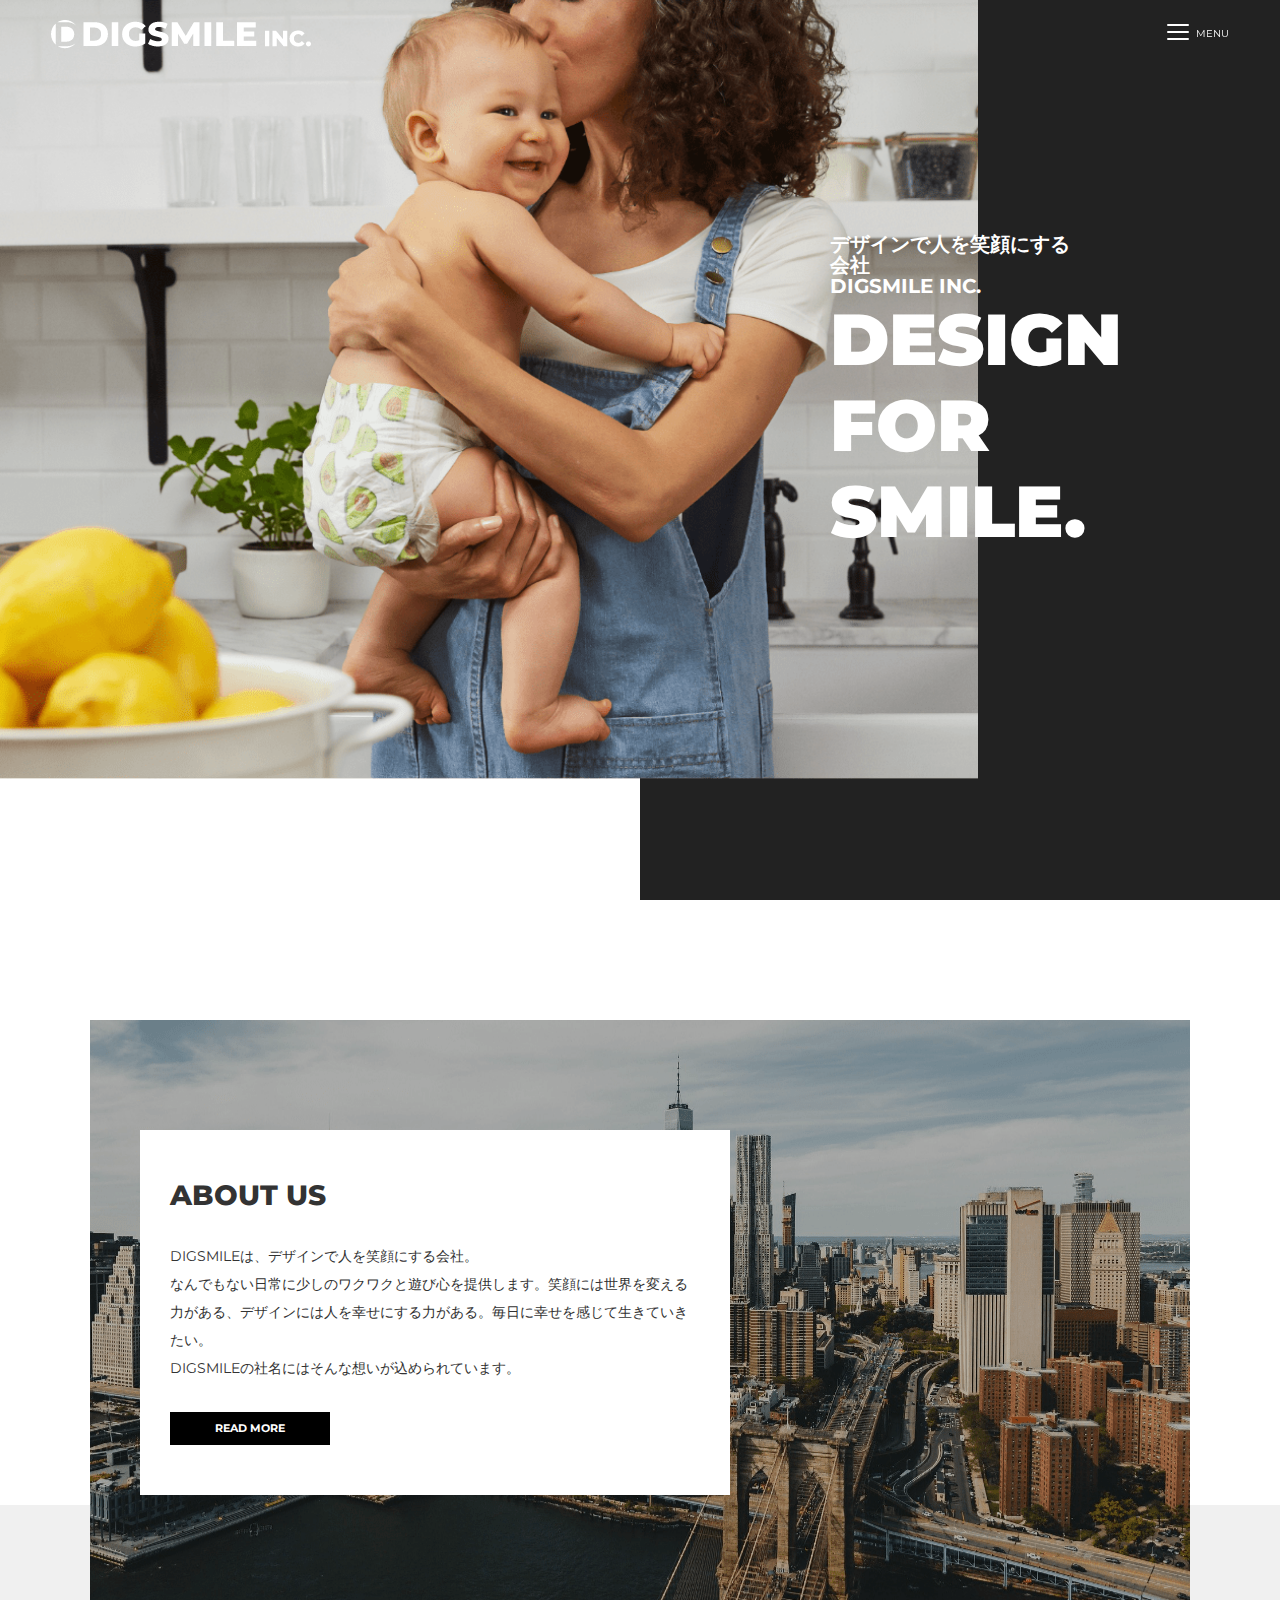
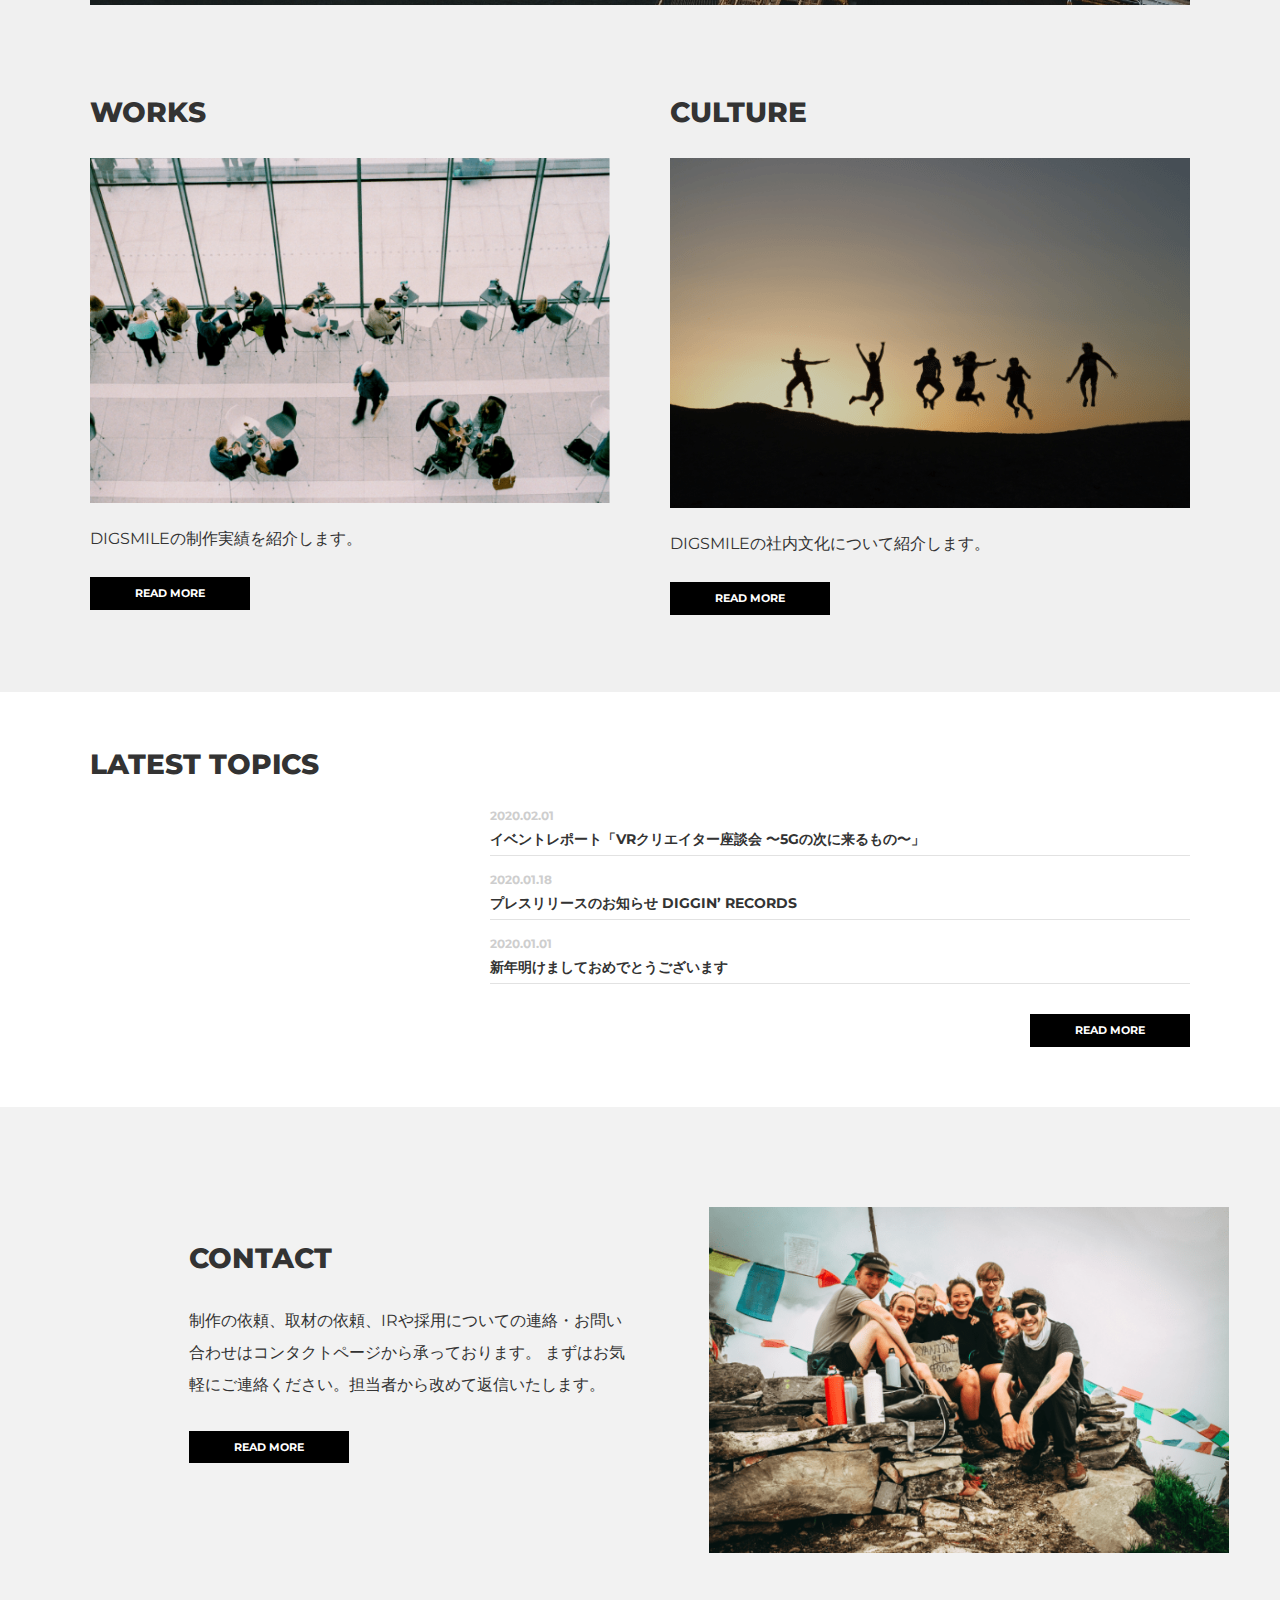
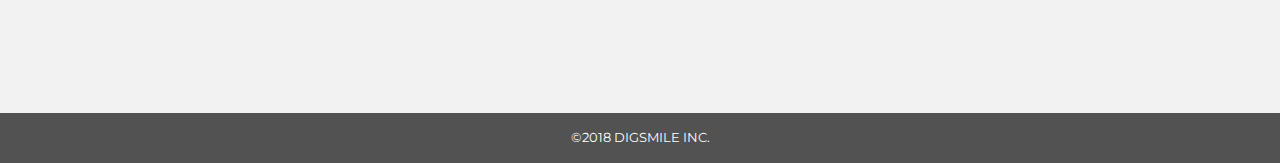
<file: index.html>
<!DOCTYPE html>
<html lang="jp">

<head>
    <meta charset="UTF-8">
    <meta name="viewport" content="width=device-width, initial-scale=1.0">
    <link href="https://fonts.googleapis.com/css2?family=Montserrat:wght@500;700;800&display=swap" rel="stylesheet">
    <link rel="stylesheet" href="https://use.fontawesome.com/releases/v5.15.2/css/all.css"
        integrity="sha384-vSIIfh2YWi9wW0r9iZe7RJPrKwp6bG+s9QZMoITbCckVJqGCCRhc+ccxNcdpHuYu" crossorigin="anonymous">
    <link rel="stylesheet" href="css/style.css">
    <title>DIGSMILE inc. | TOP</title>
</head>

<body>
    <header class="header">
        <section class="header__inner">
            <section class="logo">
                <h1><a href="../index.html"><img class="logo__img" src="/images/site-logo@2x-min.png" alt=""></a></h1>
            </section>
            <!-- /.logo header_logo -->
            <button class="burger-btn header__burger-btn">
                <div class="burger-btn__bar">
                    <span class="bar bar__top"></span>
                    <span class="bar bar__mid"></span>
                    <span class="bar bar__bot"></span>
                </div>
                <p class="menu burger-btn__menu">MENU</p>
            </button>
        </section>
        <!-- /.header__inner -->
        <nav class="header__burger">
            <div class="burger-bg"></div>
            <section class="burger-wrapper">
                <section class="burger-menu">
                    <div class="logo-mark">
                        <h1><a href="../index.html"><img class="logo-mark__img" src="images/site-logo-symbol@2x-min.png" alt=""></a>
                        </h1>
                    </div>
                    <ul class="nav-lists">
                        <li class="nav-item"><a href="/about/index.html">ABOUT US</a></li>
                        <li class="nav-item"><a href="#">WORKS</a></li>
                        <li class="nav-item"><a href="#">CULTURE</a></li>
                        <li class="nav-item"><a href="#">TOPICS</a></li>
                        <li class="nav-item"><a href="/contact/index.html">CONTACT</a></li>
                    </ul>
                </section>
            </section>
        </nav>
    </header>

    <main class="main">
        <section class="fv">
            <p><img class="fv__img-main" src="images/the-honest-company-uM-WXMr0YXc-unsplash@2x-min.png" alt=""></p>
            <p><img class="fv__img-sub" src="images/bg_kv@2x.png" alt=""></p>
            <div class="fv__contents fv__contents--top">
                <h2 class="fv__title">デザインで人を笑顔にする会社</h2>
                <p class="fv__company">DIGSMILE INC.</p>
                <p class="fv__concept">DESIGN<br>FOR<br>SMILE.</p>
            </div>
        </section>
        <!-- /.fv main__fv -->

        <section class="page-about bg-about">
            <div class="content-about">
                <h2 class="title content-aboout__title">ABOUT US</h2>
                <p class="txt txt--s content-about__txt">DIGSMILEは、デザインで人を笑顔にする会社。<br>
                    なんでもない日常に少しのワクワクと遊び心を提供します。笑顔には世界を変える力がある、デザインには人を幸せにする力がある。毎日に幸せを感じて生きていきたい。<br>
                    DIGSMILEの社名にはそんな想いが込められています。</p>
                <a class="btn content-about__btn btn-left" href="/about/index.html">READ MORE</a>
            </div>
        </section>
        <!-- /.page_about bg-about -->

        <section class="page-cards page-cards--col2 bg-cards">
            <div class="page-cards__item card">
                <div class="card__body">
                    <h2 class="title card__title">WORKS</h2>
                    <figure class="card__img-wrapper">
                        <img class="card__img" src="images/daria-shevtsova-k_RYBedEvDw-unsplash@2x-min.png" alt="">
                    </figure>
                    <p class="txt txt--m card__text">
                        DIGSMILEの制作実績を紹介します。
                    </p>
                    <a class="btn card__btn btn-left" href="#">READ MORE</a>
                </div>
            </div>
            <div class="page-cards__item card">
                <div class="card__body">
                    <h2 class="title card__title">CULTURE</h2>
                    <figure class="card__img-wrapper">
                        <img class="card__img" src="images/culture-img@2x-min.png" alt="">
                    </figure>
                    <p class="txt txt--m card__text">
                        DIGSMILEの社内文化について紹介します。
                    </p>
                    <a class="btn card__btn btn-left" href="#">READ MORE</a>
                </div>
            </div>
        </section>
        <!-- /.section-wrapper main__cards bg-cards -->

        <section class="page-topics">
            <div class="content-topics">
                <h2 class="title content-topics__title">LATEST TOPICS</h2>
                <div class="topics-contents">
                    <div class="topics-content">
                        <p class="txt txt--ss topics-content__date">2020.02.01</p>
                        <p class="txt txt--s topics-content__title">イベントレポート「VRクリエイター座談会 〜5Gの次に来るもの〜」</p>
                    </div>
                    <div class="topics-content">
                        <p class="txt txt--ss topics-content__date">2020.01.18</p>
                        <p class="txt txt--s topics-content__title">プレスリリースのお知らせ DIGGIN’ RECORDS</p>
                    </div>
                    <div class="topics-content">
                        <p class="txt txt--ss topics-content__date">2020.01.01</p>
                        <p class="txt txt--s topics-content__title">新年明けましておめでとうございます</p>
                    </div>
                </div>
                <!-- /.topics-contents -->
                <div class="topics-btn">
                    <a class="btn content-topics__btn" href="#">READ MORE</a>
                </div>
                <!-- /.topics-btn -->
            </div>
            <!-- /.content-wrapper -->
        </section>
        <!-- /.section-wrapper main__topics -->

        <section class="page-contact">
            <div class="contact-contents">
                <p class="img-wrapper"><img class="page-contact__img"
                        src="/images/tiago-rosado-cMG5qjpnsyg-unsplash@2x-min.png" alt=""></p>
                <div class="contact-content">
                    <h2 class="title contact-content__title">CONTACT</h2>
                    <p class="txt contact-content__text">制作の依頼、取材の依頼、IRや採用についての連絡・お問い合わせはコンタクトページから承っております。
                        まずはお気軽にご連絡ください。担当者から改めて返信いたします。</p>
                    <a class="btn contact-content__btn" href="contact/index.html">READ MORE</a>
                </div>
                <!-- /.contact-content -->
            </div>
            <!-- /.content-wrapper -->
        </section>
    </main>

    <footer class="footer">
        <section class="footer__inner">
            <small class="footer__copyright">
                ©2018 DIGSMILE INC.
            </small>
            <!-- /.footer-copyright -->
        </section>
        <!-- /.footer-inner -->
    </footer>

    <script src="https://code.jquery.com/jquery-3.6.0.min.js"
        integrity="sha256-/xUj+3OJU5yExlq6GSYGSHk7tPXikynS7ogEvDej/m4=" crossorigin="anonymous"></script>
    <script type="text/javascript" src="./js/index.js"></script>
</body>

</html>
</file>
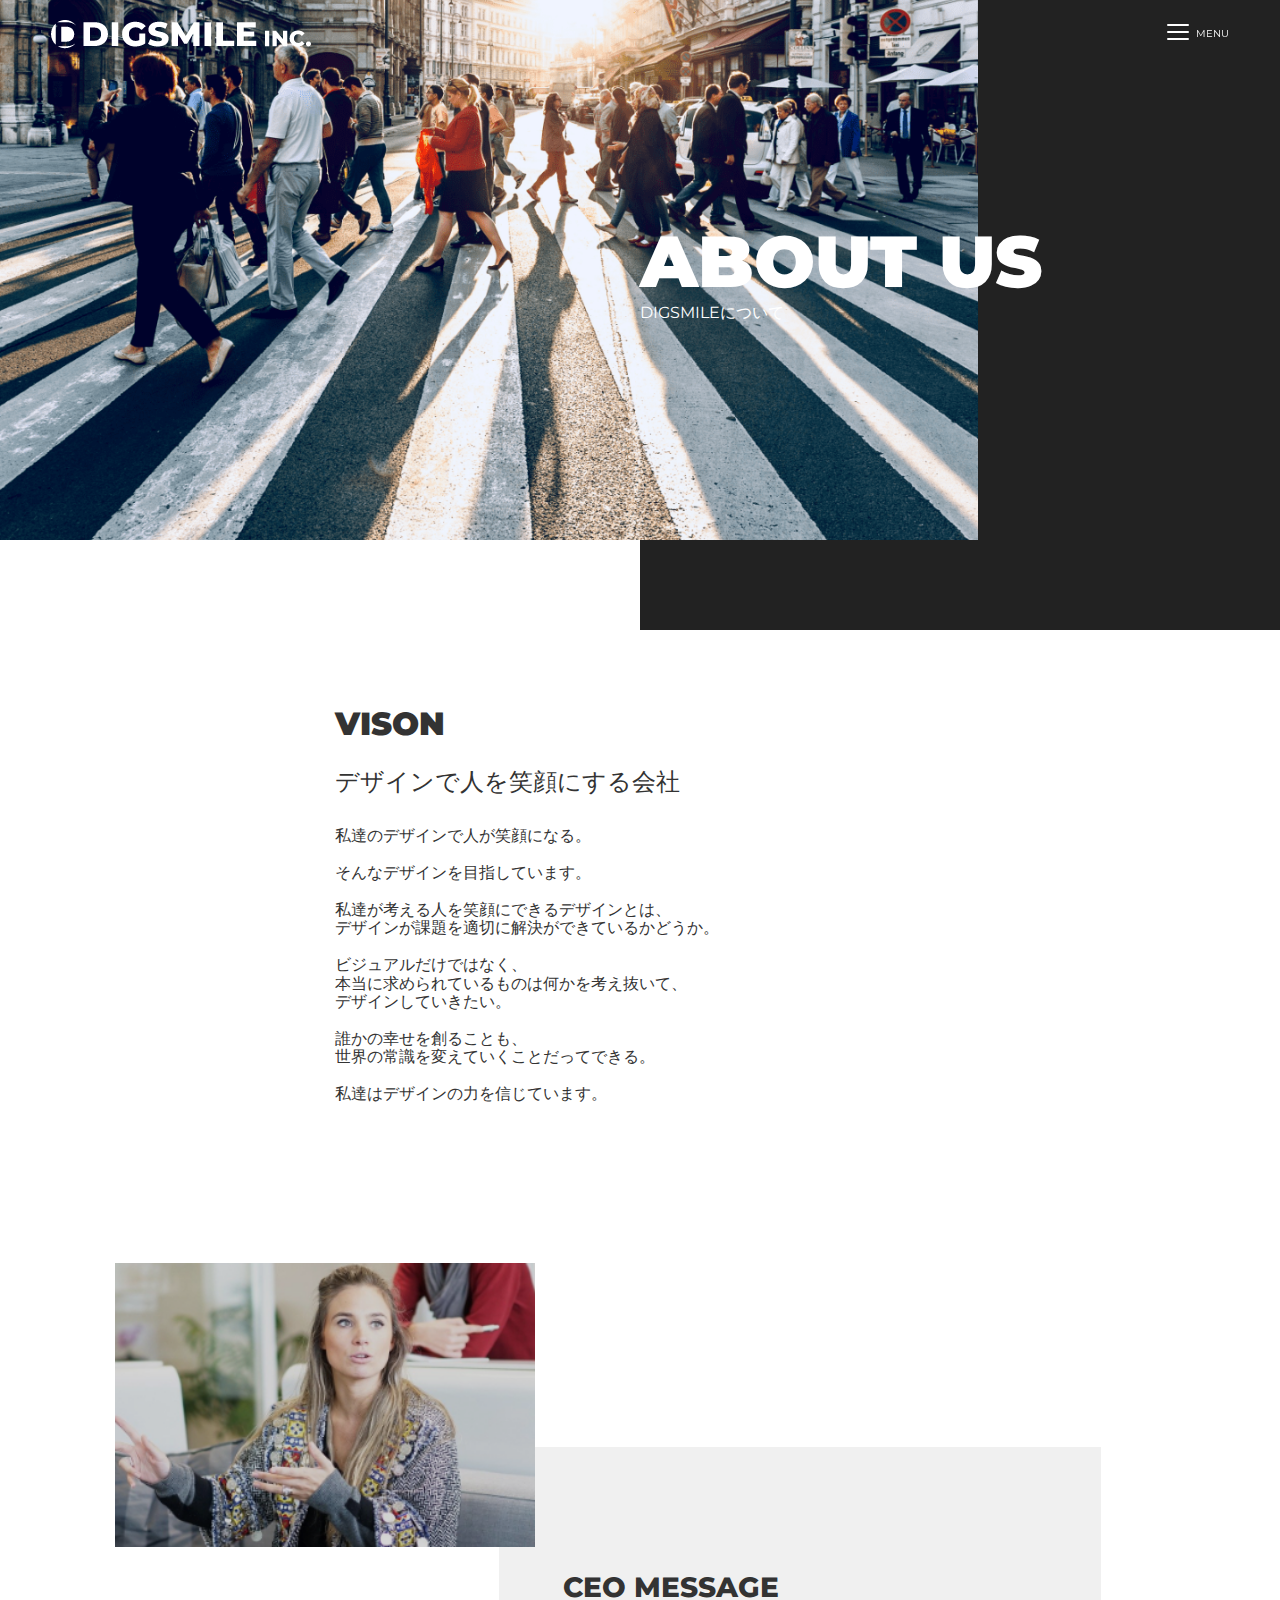
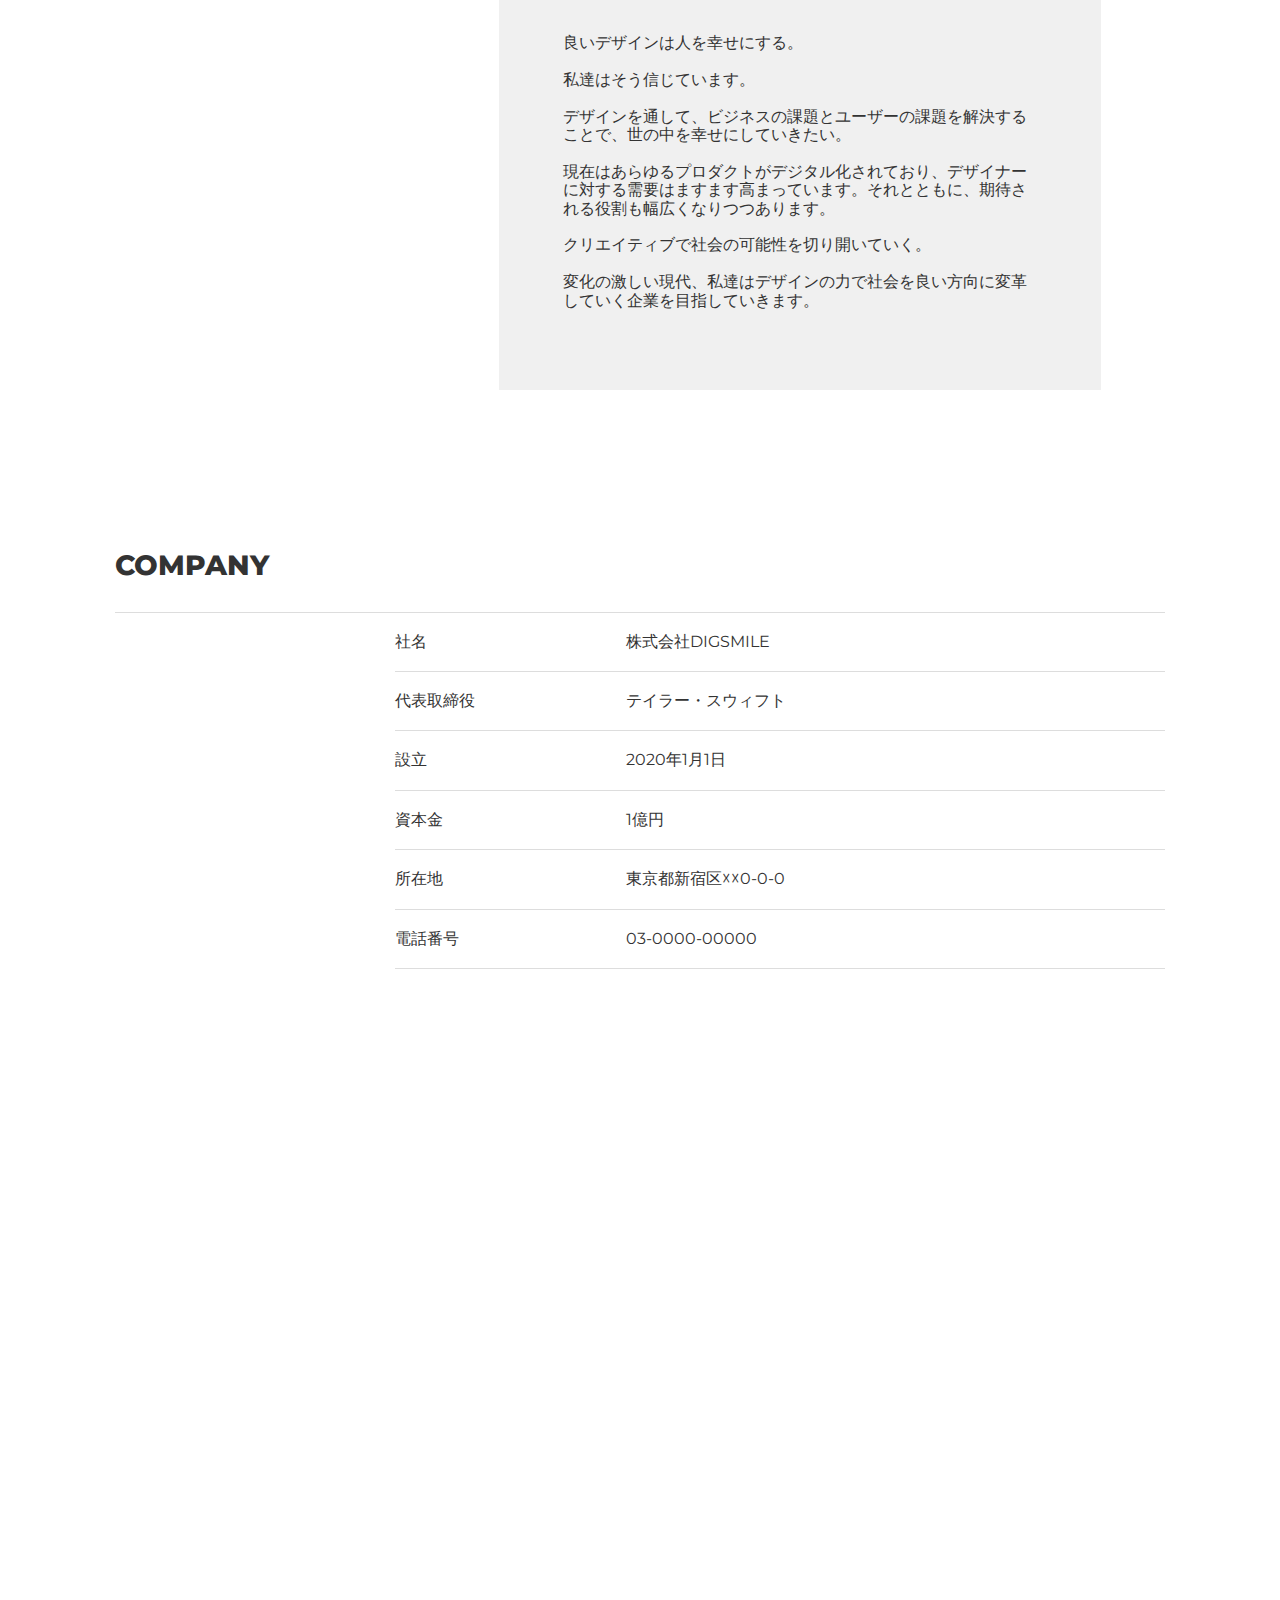
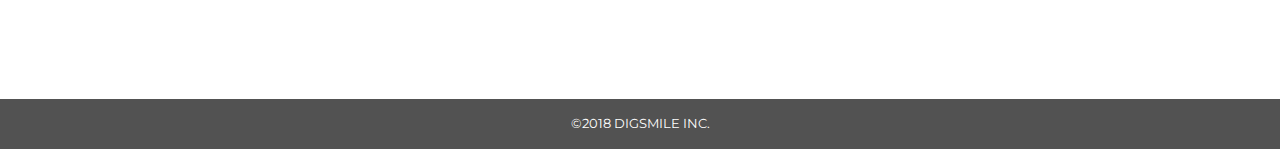
<file: about/index.html>
<!DOCTYPE html>
<html lang="jp">

<head>
    <meta charset="UTF-8">
    <meta name="viewport" content="width=device-width, initial-scale=1.0">
    <link href="https://fonts.googleapis.com/css2?family=Montserrat:wght@500;700;800&display=swap" rel="stylesheet">
    <link rel="stylesheet" href="https://use.fontawesome.com/releases/v5.15.2/css/all.css"
        integrity="sha384-vSIIfh2YWi9wW0r9iZe7RJPrKwp6bG+s9QZMoITbCckVJqGCCRhc+ccxNcdpHuYu" crossorigin="anonymous">
    <link rel="stylesheet" href="../css/about.css">
    <title>DIGSMILE inc. | about</title>
</head>

<body>
    <header class="header">
        <section class="header__inner">
            <section class="logo">
                <h1><a href="../index.html"><img class="logo__img" src="../images/site-logo@2x-min.png" alt=""></a></h1>
            </section>
            <!-- /.logo header_logo -->
            <button class="burger-btn header__burger-btn">
                <div class="burger-btn__bar">
                    <span class="bar bar__top"></span>
                    <span class="bar bar__mid"></span>
                    <span class="bar bar__bot"></span>
                </div>
                <p class="menu burger-btn__menu">MENU</p>
            </button>
        </section>
        <!-- /.header__inner -->
        <nav class="header__burger">
            <div class="burger-bg"></div>
            <section class="burger-wrapper">
                <section class="burger-menu">
                    <div class="logo-mark">
                        <h1><a href="../index.html"><img class="logo-mark__img" src="../images/site-logo-symbol@2x-min.png"
                                    alt=""></a>
                        </h1>
                    </div>
                    <ul class="nav-lists">
                        <li class="nav-item"><a href="/about/index.html">ABOUT US</a></li>
                        <li class="nav-item"><a href="#">WORKS</a></li>
                        <li class="nav-item"><a href="#">CULTURE</a></li>
                        <li class="nav-item"><a href="#">TOPICS</a></li>
                        <li class="nav-item"><a href="/contact/index.html">CONTACT</a></li>
                    </ul>
                </section>
            </section>
        </nav>
    </header>

    <main class="main">
        <section class="fv fv--about">
            <p><img class="fv__img-main" src="../images/jacek-dylag-PMxT0XtQ--A-unsplash@2x-min.png" alt=""></p>
            <p><img class="fv__img-sub" src="../images/bg_kv@2x.png" alt=""></p>
            <div class="fv__contents fv__contents--about">
                <h2 class="fv__title">ABOUT US</h2>
                <p class="fv__content">DIGSMILEについて</p>
            </div>
        </section>
        <!-- /.fv main__fv -->
        <section class="page-vision">
            <h2 class="title">VISON</h2>
            <p class="sub-title">デザインで人を笑顔にする会社</p>
            <p class="content">
                私達のデザインで人が笑顔になる。<br>
                <br>
                そんなデザインを目指しています。<br>
                <br>
                私達が考える人を笑顔にできるデザインとは、<br>
                デザインが課題を適切に解決ができているかどうか。<br>
                <br>
                ビジュアルだけではなく、<br>
                本当に求められているものは何かを考え抜いて、<br>
                デザインしていきたい。<br>
                <br>
                誰かの幸せを創ることも、<br>
                世界の常識を変えていくことだってできる。<br>
                <br>
                私達はデザインの力を信じています。<br>
            </p>
        </section>
        <section class="page-message">
            <figure><img class="img-message" src="../images/ceo.png" alt=""></figure>
            <div class="ceo-message bg-gray">
                <h2 class="title">CEO MESSAGE</h2>
                <p class="content">
                    良いデザインは人を幸せにする。<br>
                    <br>
                    私達はそう信じています。<br>
                    <br>
                    デザインを通して、ビジネスの課題とユーザーの課題を解決することで、世の中を幸せにしていきたい。<br>
                    <br>
                    現在はあらゆるプロダクトがデジタル化されており、デザイナーに対する需要はますます高まっています。それとともに、期待される役割も幅広くなりつつあります。<br>
                    <br>
                    クリエイティブで社会の可能性を切り開いていく。<br>
                    <br>
                    変化の激しい現代、私達はデザインの力で社会を良い方向に変革していく企業を目指していきます。<br>
                </p>
            </div>
            <!-- /.ceo-message -->
        </section>
        <!-- /.page-message -->
        <section class="page-company">
            <h2 class="title">COMPANY</h2>
            <div class="page-company__table">
                <div class="table-item">
                    <p class="table-title">社名</p>
                    <p class="table-content">株式会社DIGSMILE</p>
                </div>
                <div class="table-item">
                    <p class="table-title">代表取締役</p>
                    <p class="table-content">テイラー・スウィフト</p>
                </div>
                <div class="table-item">
                    <p class="table-title">設立</p>
                    <p class="table-content">2020年1月1日</p>
                </div>
                <div class="table-item">
                    <p class="table-title">資本金</p>
                    <p class="table-content">1億円</p>
                </div>
                <div class="table-item">
                    <p class="table-title">所在地</p>
                    <p class="table-content">東京都新宿区☓☓0-0-0</p>
                </div>
                <div class="table-item">
                    <p class="table-title">電話番号</p>
                    <p class="table-content">03-0000-00000</p>
                </div>
            </div>
            <iframe class="page-company__map"
                src="https://www.google.com/maps/embed?pb=!1m18!1m12!1m3!1d6481.460221467746!2d139.75088587422928!3d35.683646935293616!2m3!1f0!2f0!3f0!3m2!1i1024!2i768!4f13.1!3m3!1m2!1s0x60188c0d02d8064d%3A0xd11a5f0b379e6db7!2z55qH5bGF!5e0!3m2!1sja!2sjp!4v1615219191716!5m2!1sja!2sjp"
                width="600" height="450" style="border:0;" allowfullscreen="" loading="lazy"></iframe>
        </section>
        <!-- /.page-company -->
    </main>

    <footer class="footer">
        <section class="footer__inner">
            <small class="footer__copyright">
                ©2018 DIGSMILE INC.
            </small>
            <!-- /.footer-copyright -->
        </section>
        <!-- /.footer-inner -->
    </footer>
    <script src="https://code.jquery.com/jquery-3.6.0.min.js"
        integrity="sha256-/xUj+3OJU5yExlq6GSYGSHk7tPXikynS7ogEvDej/m4=" crossorigin="anonymous"></script>
    <script type="text/javascript" src="../js/index.js"></script>
</body>

</html>
</file>
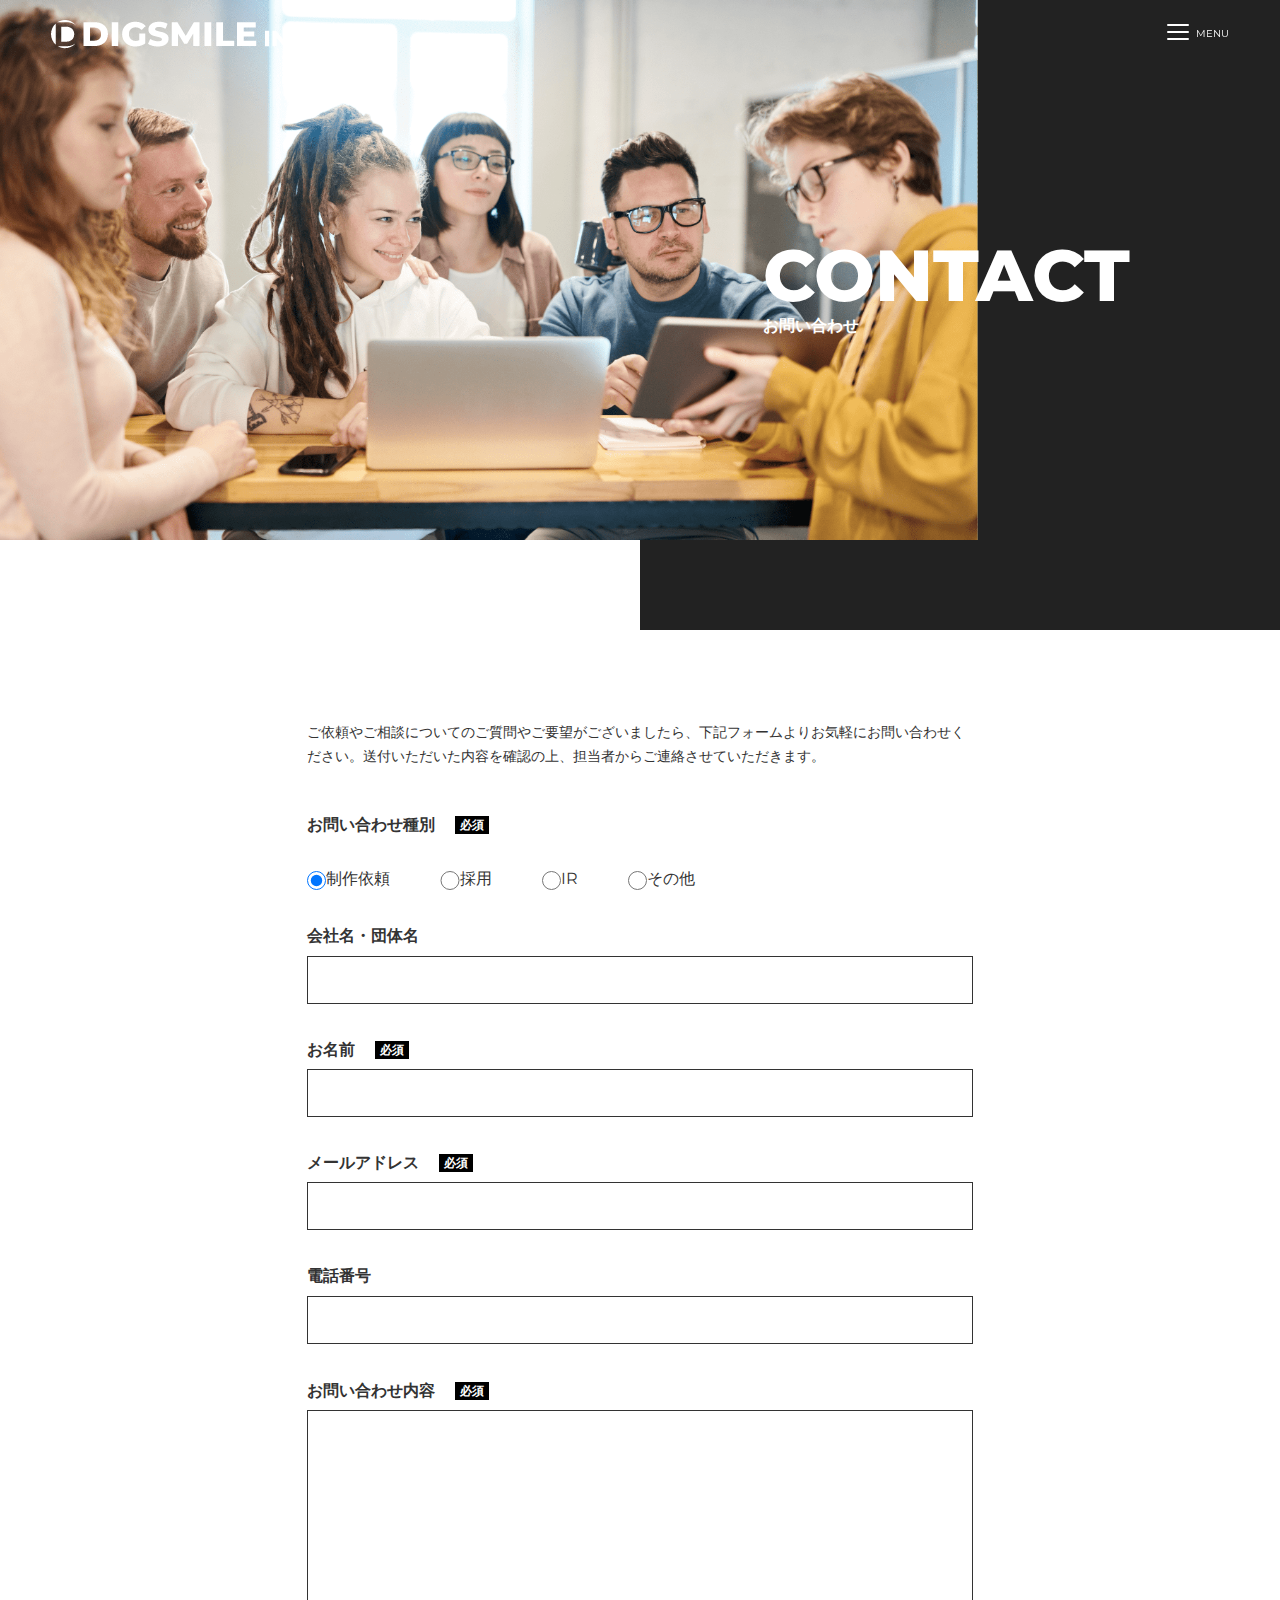
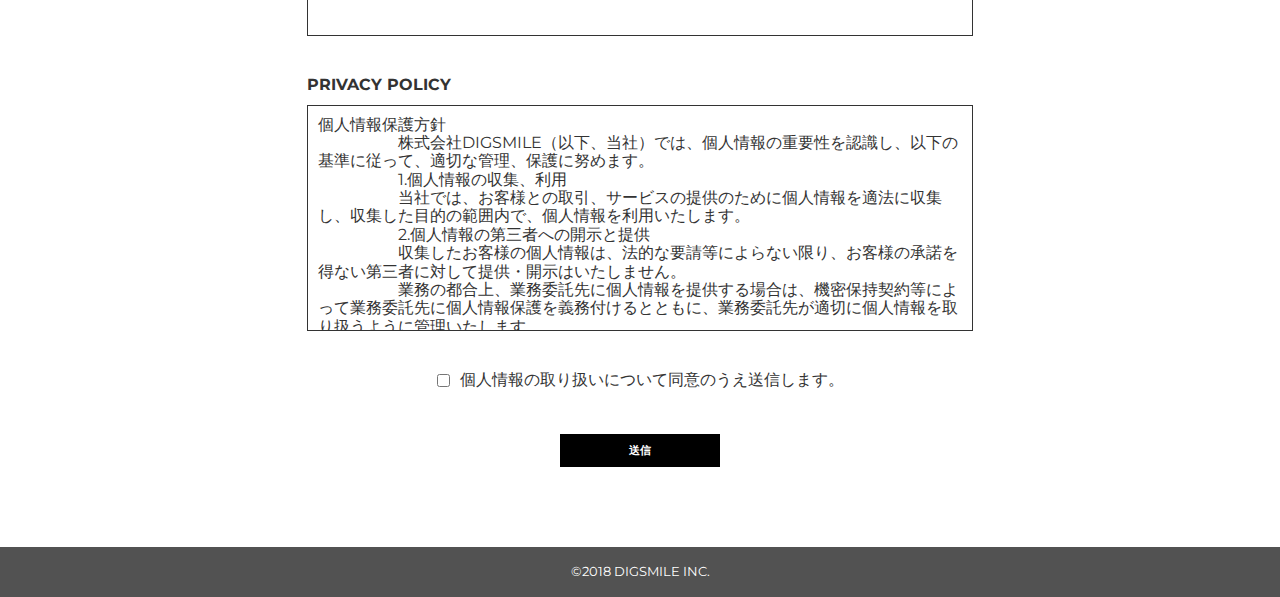
<file: contact/index.html>
<!DOCTYPE html>
<html lang="jp">

<head>
    <meta charset="UTF-8">
    <meta name="viewport" content="width=device-width, initial-scale=1.0">
    <link href="https://fonts.googleapis.com/css2?family=Montserrat:wght@500;700;800&display=swap" rel="stylesheet">
    <link rel="stylesheet" href="https://use.fontawesome.com/releases/v5.15.2/css/all.css"
        integrity="sha384-vSIIfh2YWi9wW0r9iZe7RJPrKwp6bG+s9QZMoITbCckVJqGCCRhc+ccxNcdpHuYu" crossorigin="anonymous">
    <link rel="stylesheet" href="../css/contact.css">
    <title>DIGSMILE inc. | contact</title>
</head>

<body>
    <header class="header">
        <section class="header__inner">
            <section class="logo">
                <h1><a href="../index.html"><img class="logo__img" src="/images/site-logo@2x-min.png" alt=""></a></h1>
            </section>
            <!-- /.logo header_logo -->
            <button class="burger-btn header__burger-btn">
                <div class="burger-btn__bar">
                    <span class="bar bar__top"></span>
                    <span class="bar bar__mid"></span>
                    <span class="bar bar__bot"></span>
                </div>
                <p class="menu burger-btn__menu">MENU</p>
            </button>
        </section>
        <!-- /.header__inner -->
        <nav class="header__burger">
            <div class="burger-bg"></div>
            <section class="burger-wrapper">
                <section class="burger-menu">
                    <div class="logo-mark">
                        <h1><a href="../index.html"><img class="logo-mark__img"
                                    src="../images/site-logo-symbol@2x-min.png" alt=""></a></h1>
                    </div>
                    <ul class="nav-lists">
                        <li class="nav-item"><a href="/about/index.html">ABOUT US</a></li>
                        <li class="nav-item"><a href="#">WORKS</a></li>
                        <li class="nav-item"><a href="#">CULTURE</a></li>
                        <li class="nav-item"><a href="#">TOPICS</a></li>
                        <li class="nav-item"><a href="/contact/index.html">CONTACT</a></li>
                    </ul>
                </section>
            </section>
        </nav>
    </header>

    <main class="main-contanct">
        <section class="fv">
            <p><img class="img fv__img-main" src="../images/photo-of-people-looking-on-tablet-1@2x-min.png" alt=""></p>
            <p><img class="img fv__img-sub" src="../images/bg_kv@2x.png" alt=""></p>
            <div class="contents fv__contents">
                <h2 class="title contents__title">CONTACT</h2>
                <p class="concept contents__concept">お問い合わせ</p>
            </div>
        </section>

        <form class="form" action="contact.php" id="form" method="post">
            <p class="form-text">ご依頼やご相談についてのご質問やご要望がございましたら、下記フォームよりお気軽にお問い合わせください。送付いただいた内容を確認の上、担当者からご連絡させていただきます。
            </p>
            <div class="form__type">
                <label class="form-title" for="type">お問い合わせ種別
                    <span class="required">必須</span>
                </label>
                <ul class="type-items">
                    <li class="type-item"><input type="radio" name="type" id="type" value="offer" checked>制作依頼</li>
                    <li class="type-item"><input type="radio" name="type" id="recruit" value="recruit">採用</li>
                    <li class="type-item"><input type="radio" name="type" id="ir" value="ir">IR</li>
                    <li class="type-item"><input type="radio" name="type" id="other" value="other">その他</li>
                </ul>
            </div>
            <div class="form__company">
                <label class="form-title" for="company">会社名・団体名</label>
                <input type="text" name="company">
            </div>
            <div class="form__name">
                <label class="form-title" for="name">お名前
                    <span class="required">必須</span>
                </label>
                <input type="text" name="name">
            </div>
            <div class="form__email">
                <label class="form-title" for="email">メールアドレス
                    <span class="required">必須</span>
                </label>
                <input type="text" name="email">
            </div>
            <div class="form__phone">
                <label class="form-title" for="phone">電話番号</label>
                <input type="text" name="phone">
            </div>
            <div class="form__message">
                <label class="form-title" for="message">お問い合わせ内容
                    <span class="required">必須</span>
                </label>
                <textarea name="message"></textarea>
            </div>
            <div class="form__privacy">
                <label class="form-title" for="privacy">PRIVACY POLICY</label>
                <textarea class="privacy-text" name="privacy" id="privacy" cols="30" rows="10" readonly>個人情報保護方針
                    株式会社DIGSMILE（以下、当社）では、個人情報の重要性を認識し、以下の基準に従って、適切な管理、保護に努めます。
                    1.個人情報の収集、利用
                    当社では、お客様との取引、サービスの提供のために個人情報を適法に収集し、収集した目的の範囲内で、個人情報を利用いたします。
                    2.個人情報の第三者への開示と提供
                    収集したお客様の個人情報は、法的な要請等によらない限り、お客様の承諾を得ない第三者に対して提供・開示はいたしません。
                    業務の都合上、業務委託先に個人情報を提供する場合は、機密保持契約等によって業務委託先に個人情報保護を義務付けるとともに、業務委託先が適切に個人情報を取り扱うように管理いたします。
                    3.個人情報の保護
                    当社では、個人情報の紛失、破壊、改ざん、不正アクセス、および漏えい等を防止するため、適切な対策を行います。
                    
                    4.法令および関連規範の遵守
                    当社は、個人情報の取り扱いに関して、個人情報保護法をはじめとする個人情報に関する法令および関連する規範を遵守します。
                    
                    5.個人情報の開示・訂正・削除
                    当社では、個人情報の開示・訂正・削除等の依頼があった場合、情報提供者本人であることを確認の上、すみやかに対応いたします。
                    
                    法令や当社方針により、プライバシー・ポリシーを予告なく改訂することがあります。
                    
                    お問い合わせ窓口
                    当社の個人情報の取扱いに関するお問い合わせは下記までご連絡お願いいたします。
                    株式会社ファイアープレイス
                    044-589-4333
                    
                    </textarea>
            </div>
            <div class="form__consent">
                <input class="form-consent" type="checkbox" name="consent" value="consent">個人情報の取り扱いについて同意のうえ送信します。
            </div>
            <div class="form__btn">
                <button class="btn">送信</button>
            </div>
        </form>
    </main>

    <footer class="footer">
        <section class="footer__inner">
            <small class="footer__copyright">
                ©2018 DIGSMILE INC.
            </small>
            <!-- /.footer-copyright -->
        </section>
        <!-- /.footer-inner -->
    </footer>
    <script src="https://code.jquery.com/jquery-3.6.0.min.js"
        integrity="sha256-/xUj+3OJU5yExlq6GSYGSHk7tPXikynS7ogEvDej/m4=" crossorigin="anonymous"></script>
    <script type="text/javascript" src="../js/index.js"></script>
</body>

</html>
</file>
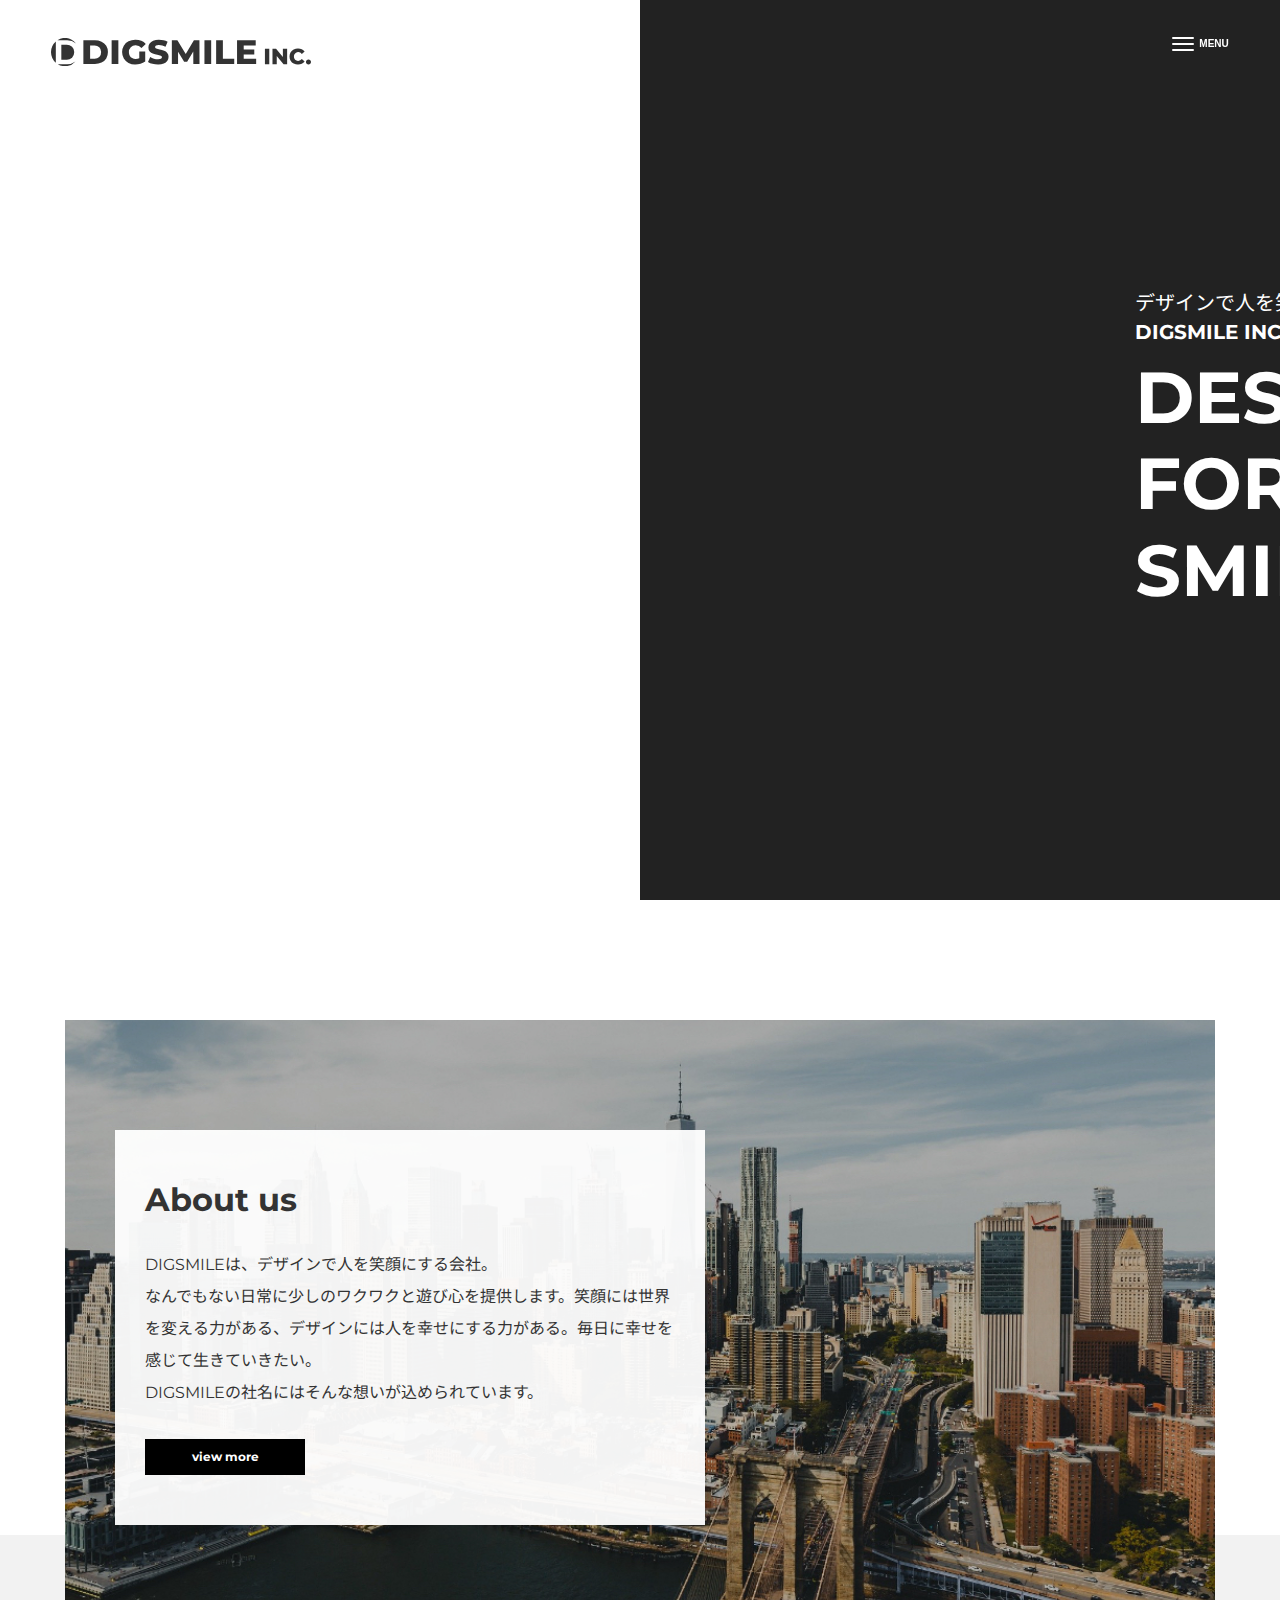
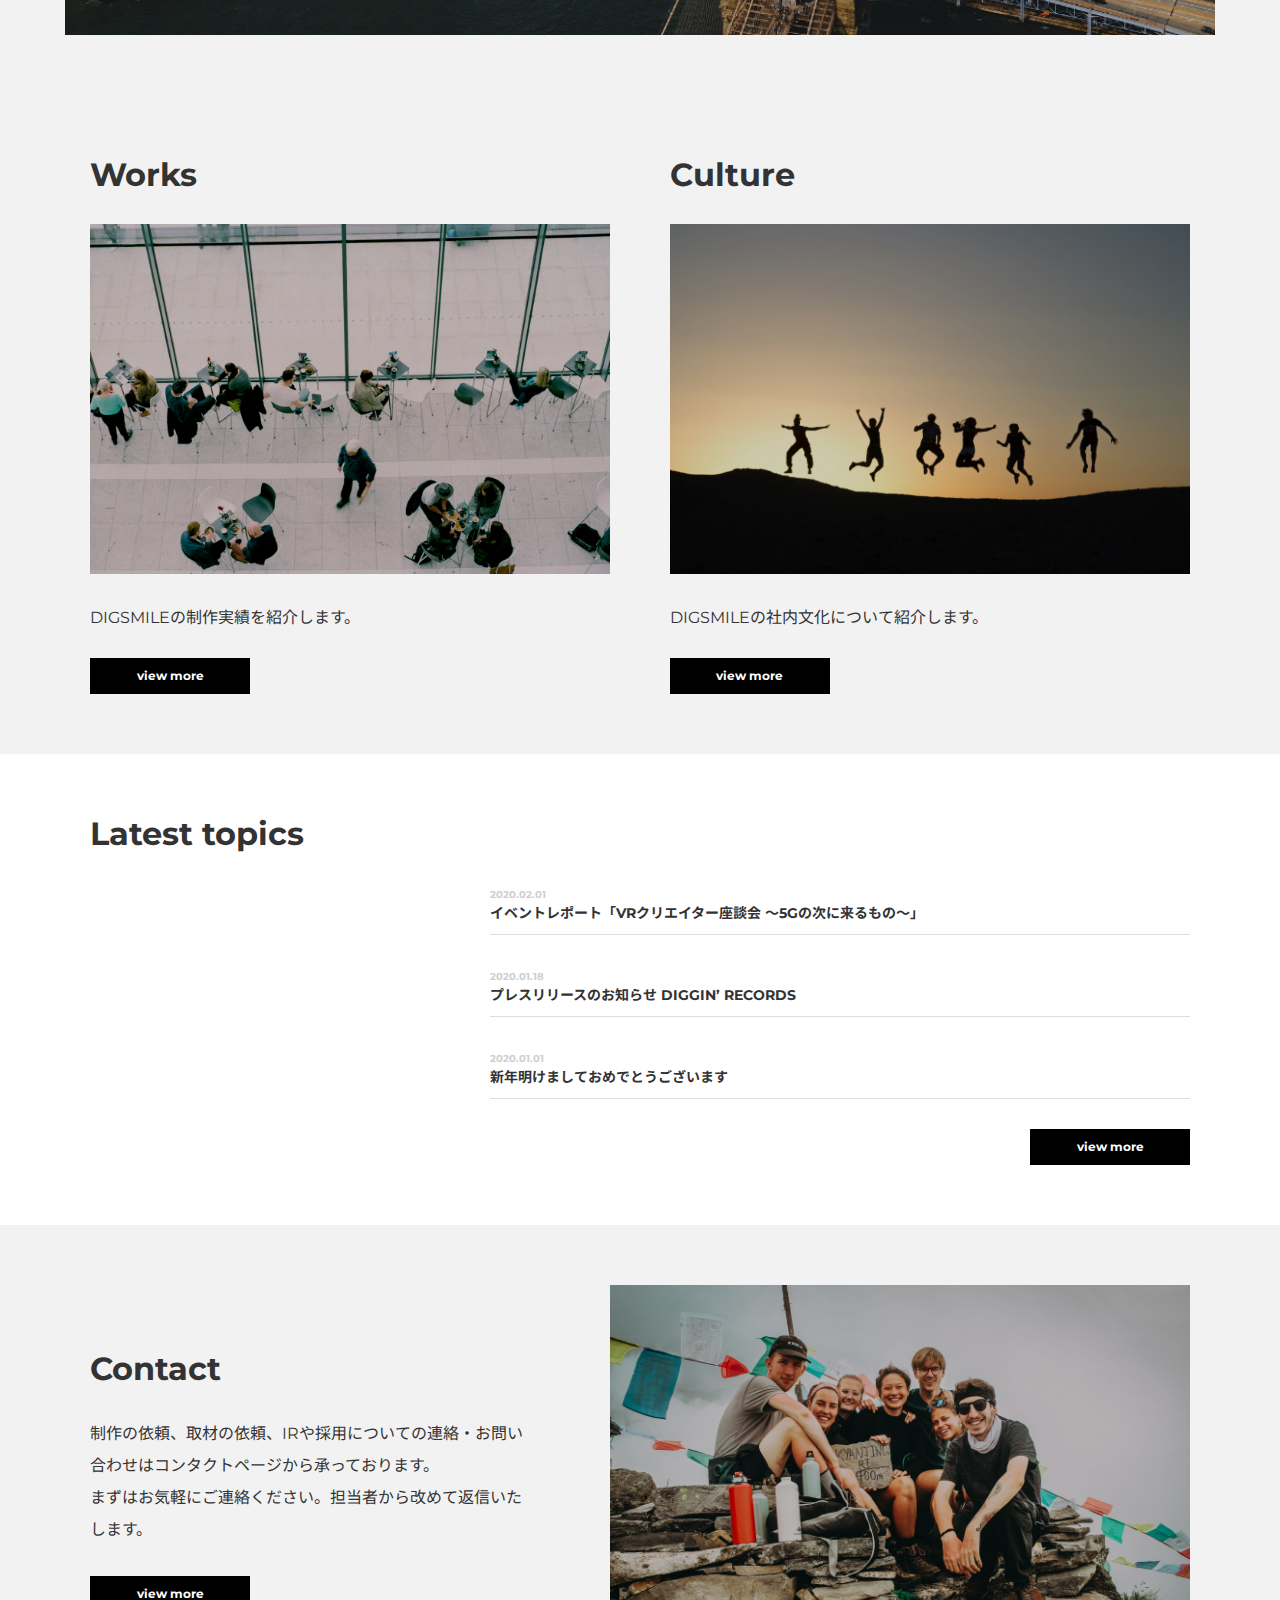
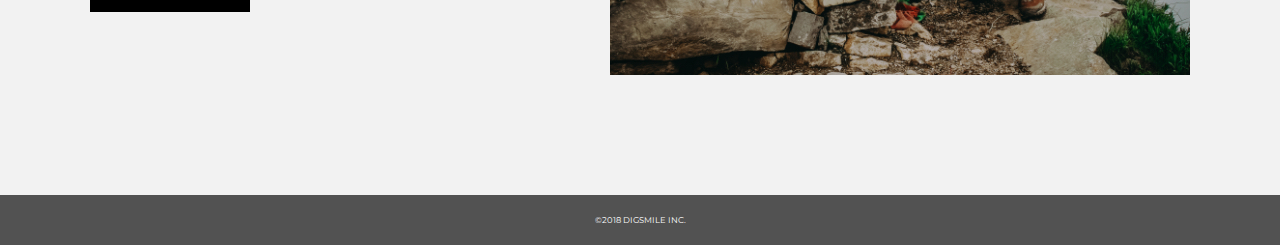
<file: _third_sample/third_sample/index.html>
<!DOCTYPE html>
<html lang="ja">

<head>
  <meta charset="UTF-8">
  <meta name="viewport" content="width=device-width, initial-scale=1.0">
  <meta http-equiv="X-UA-Compatible" content="ie=edge">
  <title>DIGSMILE inc. | TOP</title>
  <link rel="stylesheet" href="./css/reset.css">
  <link href="https://fonts.googleapis.com/css?family=Montserrat:400,700|Noto+Sans+JP:400,700&display=swap" rel="stylesheet">
  <link rel="stylesheet" href="./css/style.css">
</head>

<body>
  <!-- header -->
  <header class="header flex-box">
    <h1 class="site-title">
      <a href="./index.html">
        <svg xmlns="http://www.w3.org/2000/svg" width="260" height="28.204" viewBox="0 0 260 28.204">
          <g id="site-logo" transform="translate(-59 -29)">
            <path id="前面オブジェクトで型抜き_1" data-name="前面オブジェクトで型抜き 1" d="M14,35.2A13.9,13.9,0,0,1,6.785,33.19h8.848a14.228,14.228,0,0,0,8.847-2.739A13.97,13.97,0,0,1,14,35.2ZM4.822,31.752h0a14.17,14.17,0,0,1,0-21.3Zm10.54-3.117H10.33V13.771h5.032a8.094,8.094,0,0,1,5.682,1.994,7.233,7.233,0,0,1,2.138,5.439,7.234,7.234,0,0,1-2.138,5.439,8.093,8.093,0,0,1-5.682,1.99ZM25.007,12.39a13.9,13.9,0,0,0-9.373-3.174H6.463a13.932,13.932,0,0,1,13.76-.749,14.157,14.157,0,0,1,4.785,3.922Z" transform="translate(59 22)" fill="#fff"/>
            <path id="DIGSMILE" d="M2.38-23.8H13.634a15.731,15.731,0,0,1,6.936,1.465,11.018,11.018,0,0,1,4.692,4.155,11.723,11.723,0,0,1,1.666,6.3,11.723,11.723,0,0,1-1.666,6.3A11.018,11.018,0,0,1,20.57-1.423,15.731,15.731,0,0,1,13.634.042H2.38ZM13.362-5.34a6.893,6.893,0,0,0,4.913-1.737,6.262,6.262,0,0,0,1.853-4.8,6.262,6.262,0,0,0-1.853-4.8,6.893,6.893,0,0,0-4.913-1.737H9.112V-5.34ZM30.634-23.8h6.732V.042H30.634ZM58.276-12.39h5.95v9.877A15.5,15.5,0,0,1,59.534-.265a18.642,18.642,0,0,1-5.3.783A14.166,14.166,0,0,1,47.5-1.065a11.8,11.8,0,0,1-4.692-4.411,12.18,12.18,0,0,1-1.7-6.4,12.18,12.18,0,0,1,1.7-6.4,11.747,11.747,0,0,1,4.726-4.411,14.514,14.514,0,0,1,6.834-1.584,15.2,15.2,0,0,1,5.984,1.124,11.536,11.536,0,0,1,4.42,3.236l-4.284,3.883a7.546,7.546,0,0,0-5.78-2.657,6.693,6.693,0,0,0-4.93,1.856,6.67,6.67,0,0,0-1.87,4.955,7.208,7.208,0,0,0,.85,3.525,6.1,6.1,0,0,0,2.38,2.418,6.969,6.969,0,0,0,3.5.868,8.588,8.588,0,0,0,3.638-.783ZM77.044.519A21.967,21.967,0,0,1,71.434-.2,13.786,13.786,0,0,1,67.014-2.1l2.21-4.973a14.289,14.289,0,0,0,3.706,1.7,14.086,14.086,0,0,0,4.148.647q3.876,0,3.876-1.941a1.607,1.607,0,0,0-1.105-1.516A20.3,20.3,0,0,0,76.3-9.222a33.866,33.866,0,0,1-4.488-1.243,7.554,7.554,0,0,1-3.094-2.129,5.758,5.758,0,0,1-1.292-3.951,6.848,6.848,0,0,1,1.19-3.934,7.965,7.965,0,0,1,3.553-2.776,14.6,14.6,0,0,1,5.8-1.022,20.415,20.415,0,0,1,4.624.528A14.146,14.146,0,0,1,86.6-22.2l-2.074,5.007a13.837,13.837,0,0,0-6.6-1.839,5.522,5.522,0,0,0-2.924.6,1.787,1.787,0,0,0-.918,1.55,1.536,1.536,0,0,0,1.088,1.43,19.646,19.646,0,0,0,3.5.988,32.762,32.762,0,0,1,4.5,1.243,7.779,7.779,0,0,1,3.094,2.112,5.646,5.646,0,0,1,1.309,3.934A6.714,6.714,0,0,1,86.394-3.3,8.114,8.114,0,0,1,82.824-.52,14.418,14.418,0,0,1,77.044.519ZM112.336.042l-.068-12.636-6.12,10.286h-2.992L97.07-12.253V.042H90.848V-23.8H96.39l8.364,13.76,8.16-13.76h5.542L118.524.042ZM123.454-23.8h6.732V.042h-6.732Zm11.7,0h6.732V-5.305h11.356V.042H135.15Zm40.018,18.63V.042H156.06V-23.8h18.666v5.211h-12v4.019H173.3v5.041H162.724v4.359Z" transform="translate(89 55)" fill="#fff"/>
            <path id="INC." d="M1.54-15.4H5.9V0H1.54Zm22.22,0V0H20.174l-6.8-8.206V0H9.108V-15.4h3.586l6.8,8.206V-15.4ZM34.628.308A9.114,9.114,0,0,1,30.283-.715a7.65,7.65,0,0,1-3.025-2.849,7.858,7.858,0,0,1-1.1-4.136,7.858,7.858,0,0,1,1.1-4.136,7.65,7.65,0,0,1,3.025-2.849,9.114,9.114,0,0,1,4.345-1.023,9.326,9.326,0,0,1,3.806.748A7.323,7.323,0,0,1,41.25-12.8L38.478-10.3a4.56,4.56,0,0,0-3.63-1.8,4.48,4.48,0,0,0-2.233.55A3.817,3.817,0,0,0,31.1-10a4.773,4.773,0,0,0-.539,2.3A4.773,4.773,0,0,0,31.1-5.4,3.817,3.817,0,0,0,32.615-3.85a4.48,4.48,0,0,0,2.233.55,4.56,4.56,0,0,0,3.63-1.8L41.25-2.6A7.323,7.323,0,0,1,38.434-.44,9.326,9.326,0,0,1,34.628.308ZM45.1.2a2.462,2.462,0,0,1-1.782-.7,2.377,2.377,0,0,1-.726-1.782,2.35,2.35,0,0,1,.715-1.782A2.5,2.5,0,0,1,45.1-4.752a2.485,2.485,0,0,1,1.8.682,2.369,2.369,0,0,1,.7,1.782,2.4,2.4,0,0,1-.715,1.782A2.452,2.452,0,0,1,45.1.2Z" transform="translate(271.392 55.205)" fill="#fff"/>
          </g>
        </svg>
      </a>
    </h1>
    <nav class="header-nav">
      <ul class="nav-list">
        <li class="nav-item"><a href="./"><img src="./images/simbol-logo.svg" alt="DIGSMILE INC."></a></li>
        <li class="nav-item"><a href="./about/">About us</a></li>
        <li class="nav-item"><a href="#!">Works</a></li>
        <li class="nav-item"><a href="#!">Culture</a></li>
        <li class="nav-item"><a href="#!">Topics</a></li>
        <li class="nav-item"><a href="./contact/">Contact</a></li>
      </ul>
    </nav>
    <button class="burger-btn">
      <span class="bars">
        <span class="bar bar_top"></span>
        <span class="bar bar_mid"></span>
        <span class="bar bar_bottom"></span>
      </span>
      <span class="menu">menu</span>
    </button>
    <span class="burger-musk"></span>
  </header>
  <!-- //header -->

  <!-- main -->
  <main>
    <!-- fv -->
    <div class="fv">
      <div class="fv-wrapper">
        <div class="copy-wrapper">
          <p class="copy_jp">デザインで人を笑顔にする会社</p>
          <p class="copy_company">DIGSMILE INC.</p>
          <p class="main-copy">
            Design<br>
            for<br>
            smile.
          </p>
        </div>
      </div>
    </div>
    <!-- //fv -->

    <!-- about -->
    <section class="section-wrapper">
      <div class="content-wrapper about-bg">
        <div class="about-content">
          <h2 class="section-title">About us</h2>
          <p class="section-text lines">
            DIGSMILEは、デザインで人を笑顔にする会社。<br>
            なんでもない日常に少しのワクワクと遊び心を提供します。笑顔には世界を変える力がある、デザインには人を幸せにする力がある。毎日に幸せを感じて生きていきたい。<br>
            DIGSMILEの社名にはそんな想いが込められています。
          </p>
          <a href="./about/" class="link-btn">view more</a>
        </div>
      </div>
    </section>
    <!-- //about -->

    <div class="gray-bg l-section-wrapper">
      <div class="flex-box l-content-wrapper">
      <!-- Works -->
        <section class="s-section-wrapper">
          <div class="s-content-wrapper">
            <h2 class="section-title">Works</h2>
            <div class="section-img-wrapper"><img src="./images/works-img.jpg" alt="黒と白の椅子や机が並んでいるテラスの写真"></div>
            <p>DIGSMILEの制作実績を紹介します。</p>
            <a href="#!" class="link-btn">view more</a>
          </div>
        </section class="section-wrapper">
        <!-- //Works -->

        <!-- Clture -->
        <section class="s-section-wrapper">
          <div class="s-content-wrapper">
            <h2 class="section-title">Culture</h2>
            <div class="section-img-wrapper"><img src="./images/culture-img.jpg" alt="夕焼けをバックに飛び跳ねる6人の人物のシルエット"></div>
            <p>DIGSMILEの社内文化について紹介します。</p>
            <a href="#!" class="link-btn">view more</a>
          </div>
        </section>
        <!-- //Clture -->
      </div>
    </div>

    <!-- topics -->
    <section class="section-wrapper">
      <div class="content-wrapper">
        <h2 class="section-title">Latest topics</h2>
        <ul class="topics-list ml-auto">
          <li class="topics-item">
            <a href="#!">
              <time class="topics-date">2020.02.01</time>
              <h3 class="topics-title">イベントレポート「VRクリエイター座談会 〜5Gの次に来るもの〜」</h3>
           </a>
          </li class="topics-item">
          <li class="topics-item">
            <a href="#!">
              <time class="topics-date">2020.01.18</time>
              <h3 class="topics-title">プレスリリースのお知らせ DIGGIN’ RECORDS</h3>
           </a>
          </li>
          <li class="topics-item">
            <a href="#!">
              <time class="topics-date">2020.01.01</time>
              <h3 class="topics-title">新年明けましておめでとうございます</h3>
           </a>
          </li>
        </ul>
        <a href="#!" class="link-btn ml-auto">view more</a>
      </div>
    </section>
    <!-- //topics -->

    <!-- Contact -->
    <section class="section-wrapper gray-bg">
      <div class="content-wrapper flex-box">
        <div class="contact-content">
          <h2 class="section-title">Contact</h2>
          <p class="contact-text lines">
            制作の依頼、取材の依頼、IRや採用についての連絡・お問い合わせはコンタクトページから承っております。<br>
            まずはお気軽にご連絡ください。担当者から改めて返信いたします。
          </p>
          <a href="./contact/" class="link-btn">view more</a>
        </div>
        <div class="contact-img-wrapper"><img src="./images/contact-img.jpg" alt="屋外での集合写真"></div>
      </div>
    </section>
    <!-- //Contact -->

  </main>
  <!-- //main -->

  <!-- footer -->
  <footer class="footer">
    <small>&copy;2018 DIGSMILE INC.</small>
  </footer>
  <!-- //footer -->
  <script src="https://ajax.googleapis.com/ajax/libs/jquery/3.4.1/jquery.min.js"></script>
  <script src="./js/script.js"></script>
</body>
</html>
</file>
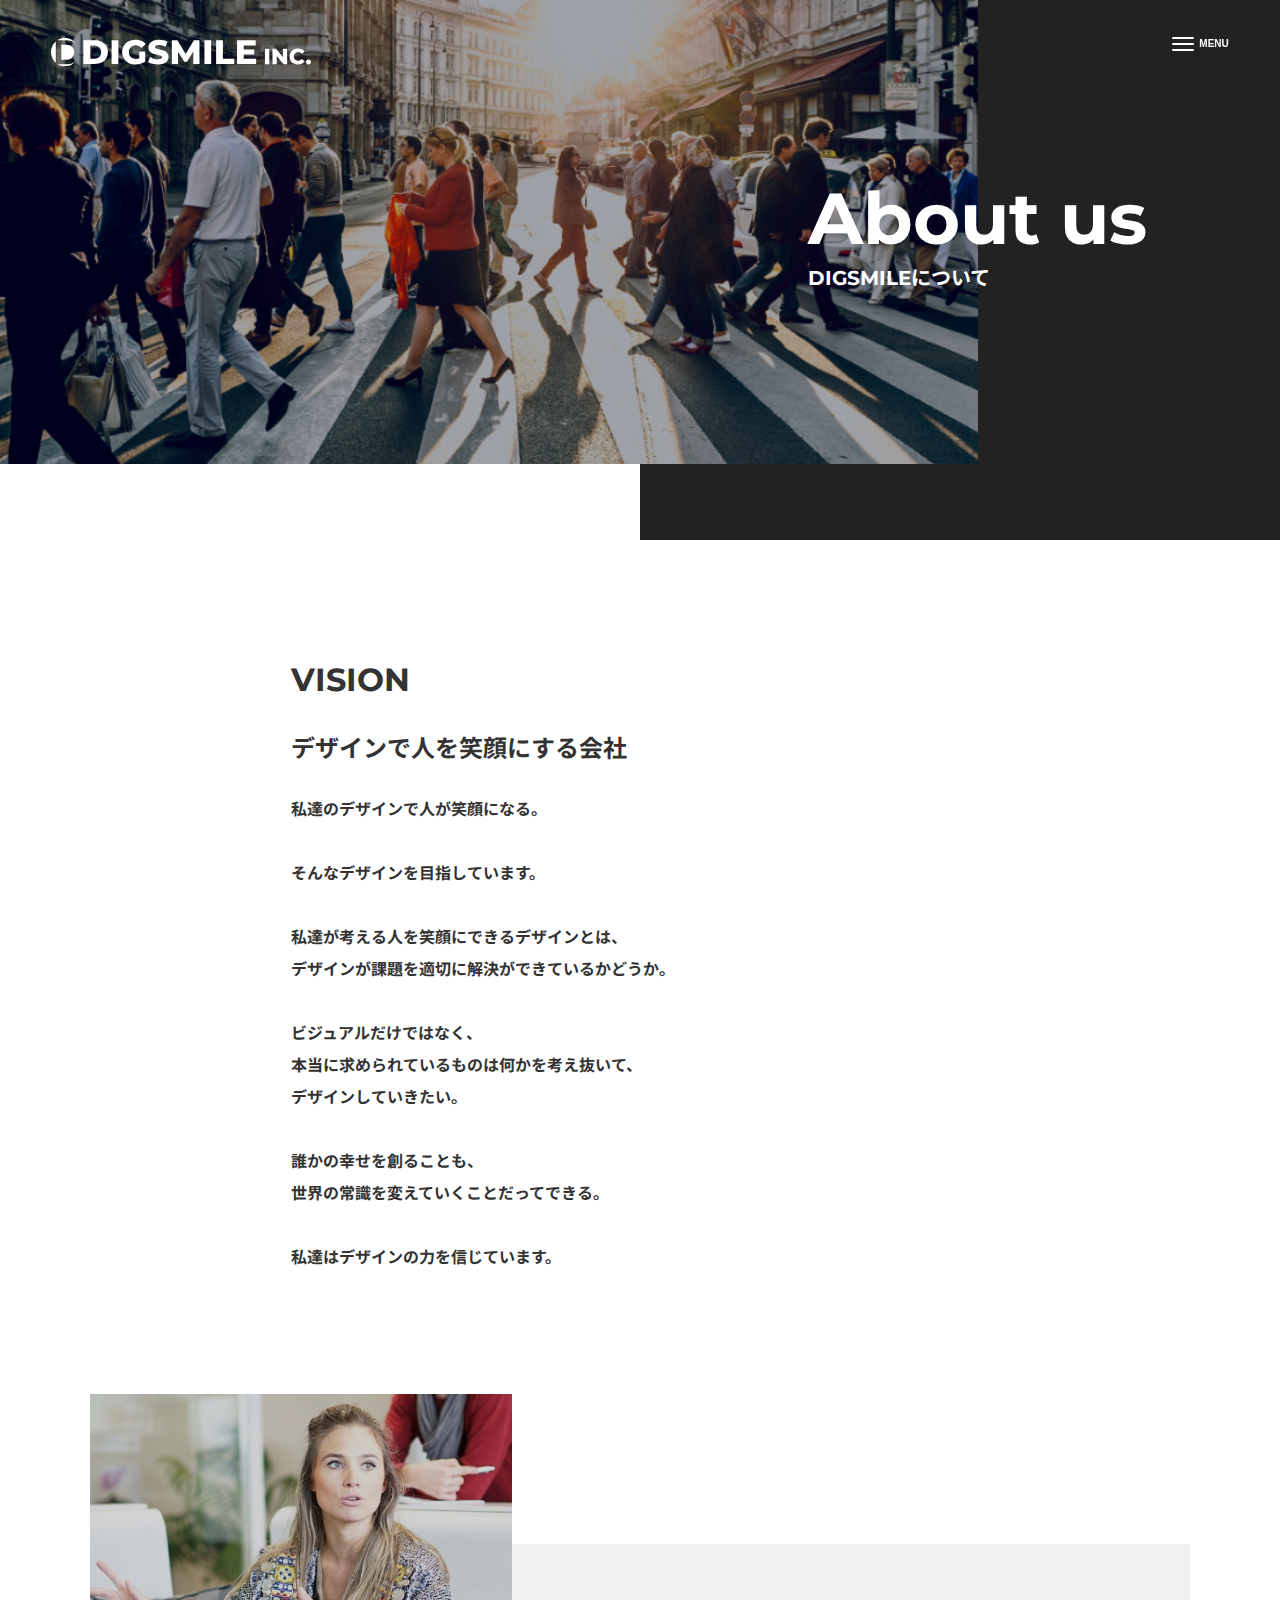
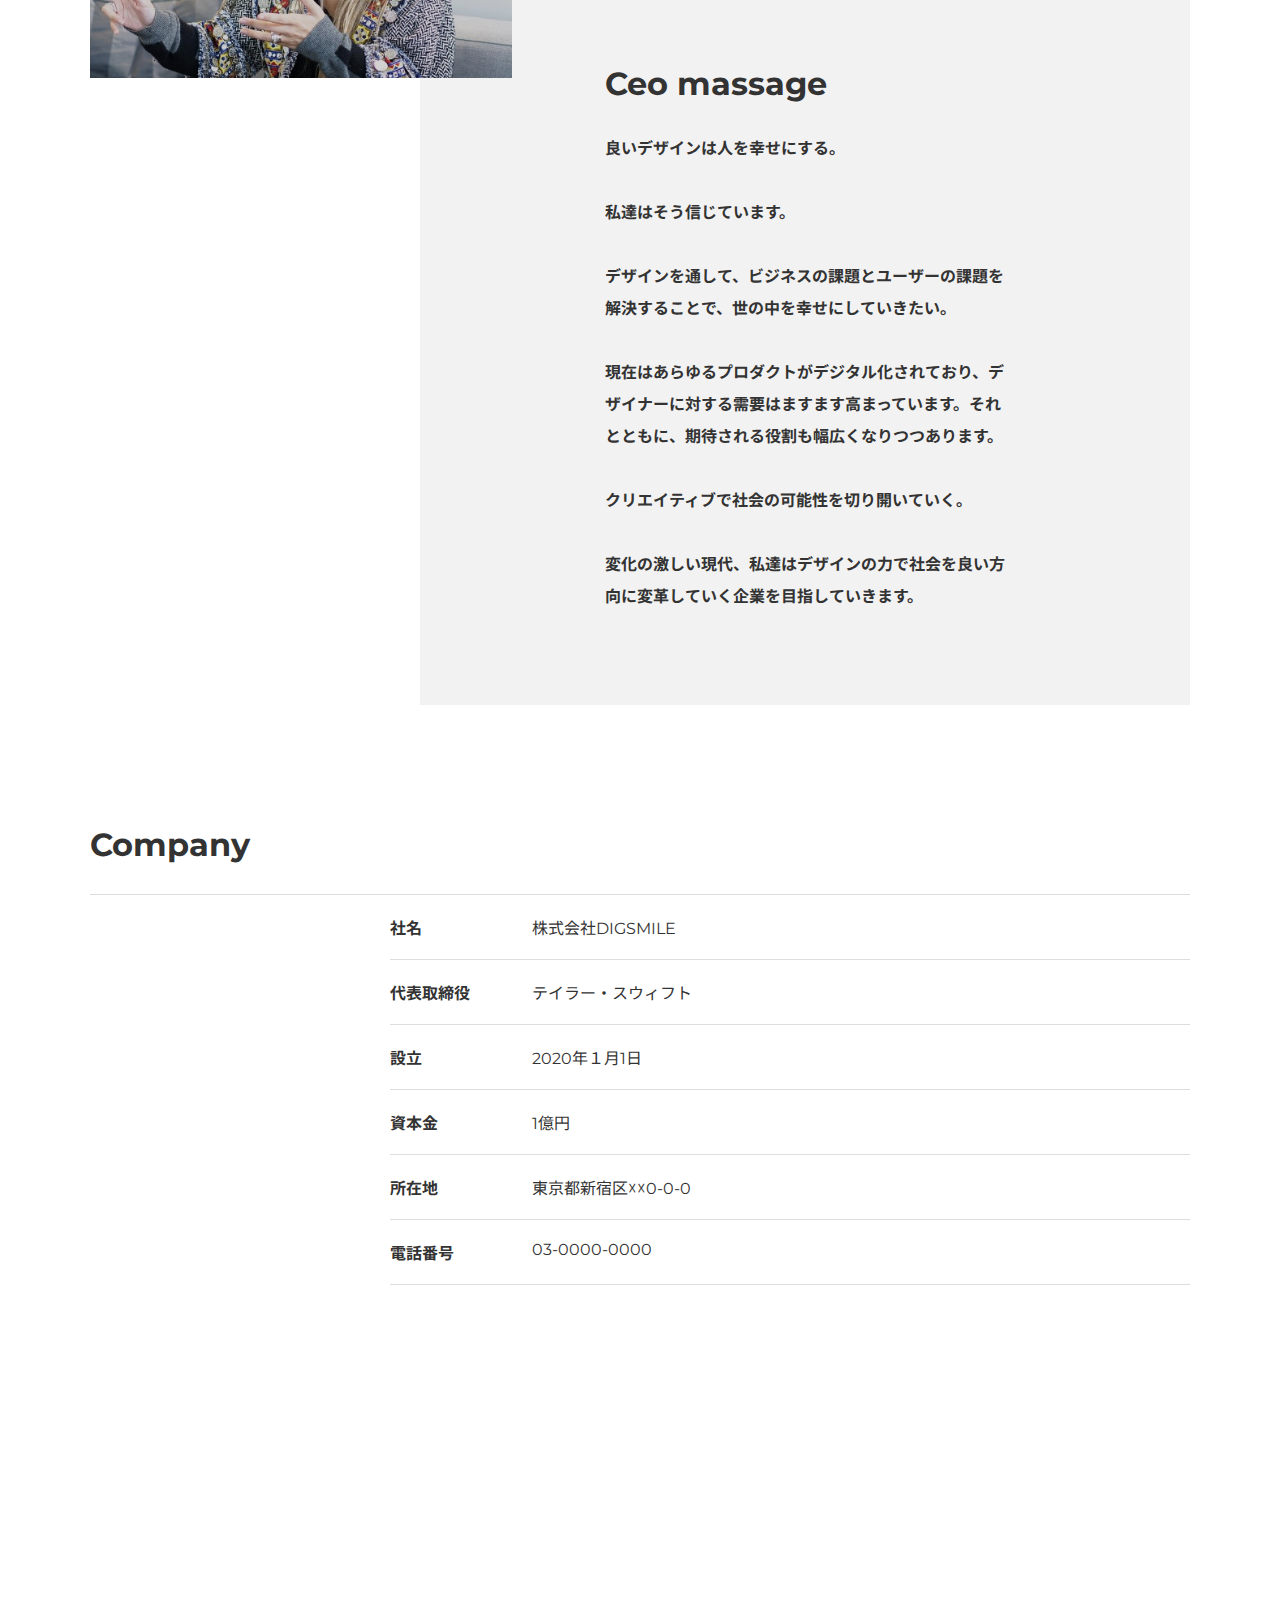
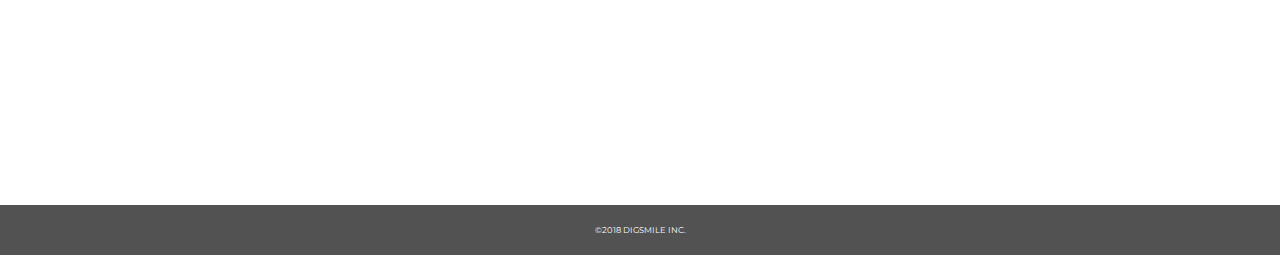
<file: _third_sample/third_sample/about/index.html>
<!DOCTYPE html>
<html lang="ja">
<head>
  <meta charset="UTF-8">
  <meta name="viewport" content="width=device-width, initial-scale=1.0">
  <meta http-equiv="X-UA-Compatible" content="ie=edge">
  <title>DIGSMILE inc. | about</title>
  <link rel="stylesheet" href="../css/reset.css">
  <link href="https://fonts.googleapis.com/css?family=Montserrat:400,700|Noto+Sans+JP:400,700&display=swap" rel="stylesheet">
  <link rel="stylesheet" href="../css/about.css">
</head>
<body>
  <!-- header -->
  <header class="header flex-box">
    <div class="site-title">
      <a href="../">
        <svg xmlns="http://www.w3.org/2000/svg" width="260" height="28.204" viewBox="0 0 260 28.204">
          <g id="site-logo" transform="translate(-59 -29)">
            <path id="前面オブジェクトで型抜き_1" data-name="前面オブジェクトで型抜き 1" d="M14,35.2A13.9,13.9,0,0,1,6.785,33.19h8.848a14.228,14.228,0,0,0,8.847-2.739A13.97,13.97,0,0,1,14,35.2ZM4.822,31.752h0a14.17,14.17,0,0,1,0-21.3Zm10.54-3.117H10.33V13.771h5.032a8.094,8.094,0,0,1,5.682,1.994,7.233,7.233,0,0,1,2.138,5.439,7.234,7.234,0,0,1-2.138,5.439,8.093,8.093,0,0,1-5.682,1.99ZM25.007,12.39a13.9,13.9,0,0,0-9.373-3.174H6.463a13.932,13.932,0,0,1,13.76-.749,14.157,14.157,0,0,1,4.785,3.922Z" transform="translate(59 22)" fill="#fff"/>
            <path id="DIGSMILE" d="M2.38-23.8H13.634a15.731,15.731,0,0,1,6.936,1.465,11.018,11.018,0,0,1,4.692,4.155,11.723,11.723,0,0,1,1.666,6.3,11.723,11.723,0,0,1-1.666,6.3A11.018,11.018,0,0,1,20.57-1.423,15.731,15.731,0,0,1,13.634.042H2.38ZM13.362-5.34a6.893,6.893,0,0,0,4.913-1.737,6.262,6.262,0,0,0,1.853-4.8,6.262,6.262,0,0,0-1.853-4.8,6.893,6.893,0,0,0-4.913-1.737H9.112V-5.34ZM30.634-23.8h6.732V.042H30.634ZM58.276-12.39h5.95v9.877A15.5,15.5,0,0,1,59.534-.265a18.642,18.642,0,0,1-5.3.783A14.166,14.166,0,0,1,47.5-1.065a11.8,11.8,0,0,1-4.692-4.411,12.18,12.18,0,0,1-1.7-6.4,12.18,12.18,0,0,1,1.7-6.4,11.747,11.747,0,0,1,4.726-4.411,14.514,14.514,0,0,1,6.834-1.584,15.2,15.2,0,0,1,5.984,1.124,11.536,11.536,0,0,1,4.42,3.236l-4.284,3.883a7.546,7.546,0,0,0-5.78-2.657,6.693,6.693,0,0,0-4.93,1.856,6.67,6.67,0,0,0-1.87,4.955,7.208,7.208,0,0,0,.85,3.525,6.1,6.1,0,0,0,2.38,2.418,6.969,6.969,0,0,0,3.5.868,8.588,8.588,0,0,0,3.638-.783ZM77.044.519A21.967,21.967,0,0,1,71.434-.2,13.786,13.786,0,0,1,67.014-2.1l2.21-4.973a14.289,14.289,0,0,0,3.706,1.7,14.086,14.086,0,0,0,4.148.647q3.876,0,3.876-1.941a1.607,1.607,0,0,0-1.105-1.516A20.3,20.3,0,0,0,76.3-9.222a33.866,33.866,0,0,1-4.488-1.243,7.554,7.554,0,0,1-3.094-2.129,5.758,5.758,0,0,1-1.292-3.951,6.848,6.848,0,0,1,1.19-3.934,7.965,7.965,0,0,1,3.553-2.776,14.6,14.6,0,0,1,5.8-1.022,20.415,20.415,0,0,1,4.624.528A14.146,14.146,0,0,1,86.6-22.2l-2.074,5.007a13.837,13.837,0,0,0-6.6-1.839,5.522,5.522,0,0,0-2.924.6,1.787,1.787,0,0,0-.918,1.55,1.536,1.536,0,0,0,1.088,1.43,19.646,19.646,0,0,0,3.5.988,32.762,32.762,0,0,1,4.5,1.243,7.779,7.779,0,0,1,3.094,2.112,5.646,5.646,0,0,1,1.309,3.934A6.714,6.714,0,0,1,86.394-3.3,8.114,8.114,0,0,1,82.824-.52,14.418,14.418,0,0,1,77.044.519ZM112.336.042l-.068-12.636-6.12,10.286h-2.992L97.07-12.253V.042H90.848V-23.8H96.39l8.364,13.76,8.16-13.76h5.542L118.524.042ZM123.454-23.8h6.732V.042h-6.732Zm11.7,0h6.732V-5.305h11.356V.042H135.15Zm40.018,18.63V.042H156.06V-23.8h18.666v5.211h-12v4.019H173.3v5.041H162.724v4.359Z" transform="translate(89 55)" fill="#fff"/>
            <path id="INC." d="M1.54-15.4H5.9V0H1.54Zm22.22,0V0H20.174l-6.8-8.206V0H9.108V-15.4h3.586l6.8,8.206V-15.4ZM34.628.308A9.114,9.114,0,0,1,30.283-.715a7.65,7.65,0,0,1-3.025-2.849,7.858,7.858,0,0,1-1.1-4.136,7.858,7.858,0,0,1,1.1-4.136,7.65,7.65,0,0,1,3.025-2.849,9.114,9.114,0,0,1,4.345-1.023,9.326,9.326,0,0,1,3.806.748A7.323,7.323,0,0,1,41.25-12.8L38.478-10.3a4.56,4.56,0,0,0-3.63-1.8,4.48,4.48,0,0,0-2.233.55A3.817,3.817,0,0,0,31.1-10a4.773,4.773,0,0,0-.539,2.3A4.773,4.773,0,0,0,31.1-5.4,3.817,3.817,0,0,0,32.615-3.85a4.48,4.48,0,0,0,2.233.55,4.56,4.56,0,0,0,3.63-1.8L41.25-2.6A7.323,7.323,0,0,1,38.434-.44,9.326,9.326,0,0,1,34.628.308ZM45.1.2a2.462,2.462,0,0,1-1.782-.7,2.377,2.377,0,0,1-.726-1.782,2.35,2.35,0,0,1,.715-1.782A2.5,2.5,0,0,1,45.1-4.752a2.485,2.485,0,0,1,1.8.682,2.369,2.369,0,0,1,.7,1.782,2.4,2.4,0,0,1-.715,1.782A2.452,2.452,0,0,1,45.1.2Z" transform="translate(271.392 55.205)" fill="#fff"/>
          </g>
        </svg>
      </a>
    </div>
    <nav class="header-nav">
      <ul class="nav-list">
        <li class="nav-item"><a href="../"><img src="../images/simbol-logo.svg" alt="DIGSMILE INC."></a></li>
        <li class="nav-item"><a href="./">About us</a></li>
        <li class="nav-item"><a href="#!">Works</a></li>
        <li class="nav-item"><a href="#!">Culture</a></li>
        <li class="nav-item"><a href="#!">Topics</a></li>
        <li class="nav-item"><a href="../contact/">Contact</a></li>
      </ul>
    </nav>
    <button class="burger-btn">
      <span class="bars">
        <span class="bar bar_top"></span>
        <span class="bar bar_mid"></span>
        <span class="bar bar_bottom"></span>
      </span>
      <span class="menu">menu</span>
    </button>
    <span class="burger-musk"></span>
  </header>
  <!-- //header -->

  <!-- main -->
  <main>
    <!-- fv -->
    <div class="fv">
      <div class="kv-wrapper">
        <h1 class="page-title">
          About us
          <span>DIGSMILEについて</span>
        </h1>
        </div>
      </div>
    </div>
    <!-- //fv -->

    <!-- vision -->
    <section class="section-wrapper">
      <div class="content-wrapper">
        <div class="vision-wrapper">
          <h2 class="section-title">VISION</h2>
          <p class="vision">デザインで人を笑顔にする会社</p>
          <p class="vision-text lines">
            私達のデザインで人が笑顔になる。<br><br>

            そんなデザインを目指しています。<br><br>
            
            私達が考える人を笑顔にできるデザインとは、<br>
            デザインが課題を適切に解決ができているかどうか。<br><br>
            
            ビジュアルだけではなく、<br>
            本当に求められているものは何かを考え抜いて、<br>
            デザインしていきたい。<br><br>
            
            誰かの幸せを創ることも、<br>
            世界の常識を変えていくことだってできる。<br><br>
            
            私達はデザインの力を信じています。
          </p>
        </div>
      </div>
    </section>
    <!-- //vision -->

    <!-- ceo message -->
    <section class="section-wrapper">
      <div class="content-wrapper relative">
        <div class="vision-content gray-bg">
          <div class="vision-content-inner">
            <h2 class="section-title">Ceo massage</h2>
            <p class="ceo-message lines">
              良いデザインは人を幸せにする。<br><br>  

              私達はそう信じています。<br><br>

              デザインを通して、ビジネスの課題とユーザーの課題を解決することで、世の中を幸せにしていきたい。<br><br>

              現在はあらゆるプロダクトがデジタル化されており、デザイナーに対する需要はますます高まっています。それとともに、期待される役割も幅広くなりつつあります。<br><br>

              クリエイティブで社会の可能性を切り開いていく。<br><br>

              変化の激しい現代、私達はデザインの力で社会を良い方向に変革していく企業を目指していきます。<br><br>
            </p>
          </div>
          <div class="ceo-img-wrapper"><img src="../images/ceo-img.jpg" alt=""></div>
        </div>
      </div>
    </section>
    <!-- //ceo message -->
    

    <!-- company -->
    <section class="section-wrapper">
      <div class="content-wrapper">
        <h2 class="section-title">Company</h2>
        <dl class="company-info-list">
          <div>
            <dt class="company-info-title">社名</dt>
            <dd class="company-info-detail">株式会社DIGSMILE</dd>
          </div>
          <div>
            <dt class="company-info-title">代表取締役</dt>
            <dd class="company-info-detail">テイラー・スウィフト</dd>
          </div>
          <div>
            <dt class="company-info-title">設立</dt>
            <dd class="company-info-detail">2020年１月1日</dd>
          </div>
          <div>
            <dt class="company-info-title">資本金</dt>
            <dd class="company-info-detail">1億円</dd>
          </div>
          <div>
            <dt class="company-info-title">所在地</dt>
            <dd class="company-info-detail">東京都新宿区☓☓0-0-0</dd>
          </div>
          <div>
            <dt class="company-info-title">電話番号</dt>
            <dd class="company-info-detail">03-0000-0000</dd>
          </div>
        </dl>
        <div class="maps-outer">
          <iframe src="https://www.google.com/maps/embed?pb=!1m14!1m12!1m3!1d51840.012959975305!2d139.6741808742957!3d35.70159767986079!2m3!1f0!2f0!3f0!3m2!1i1024!2i768!4f13.1!5e0!3m2!1sja!2sjp!4v1579314444156!5m2!1sja!2sjp" width="600" height="450" frameborder="0" style="border:0;" allowfullscreen=""></iframe>
        </div>
      </div>
    </section>
    <!-- //company -->
  </main>
  <!-- //main -->

  <!-- footer -->
  <footer class="footer">
    <small>&copy;2018 DIGSMILE INC.</small>
  </footer>
  <!-- //footer -->
  <script src="https://ajax.googleapis.com/ajax/libs/jquery/3.4.1/jquery.min.js"></script>
  <script src="../js/script.js"></script>
</body>
</html>
</file>
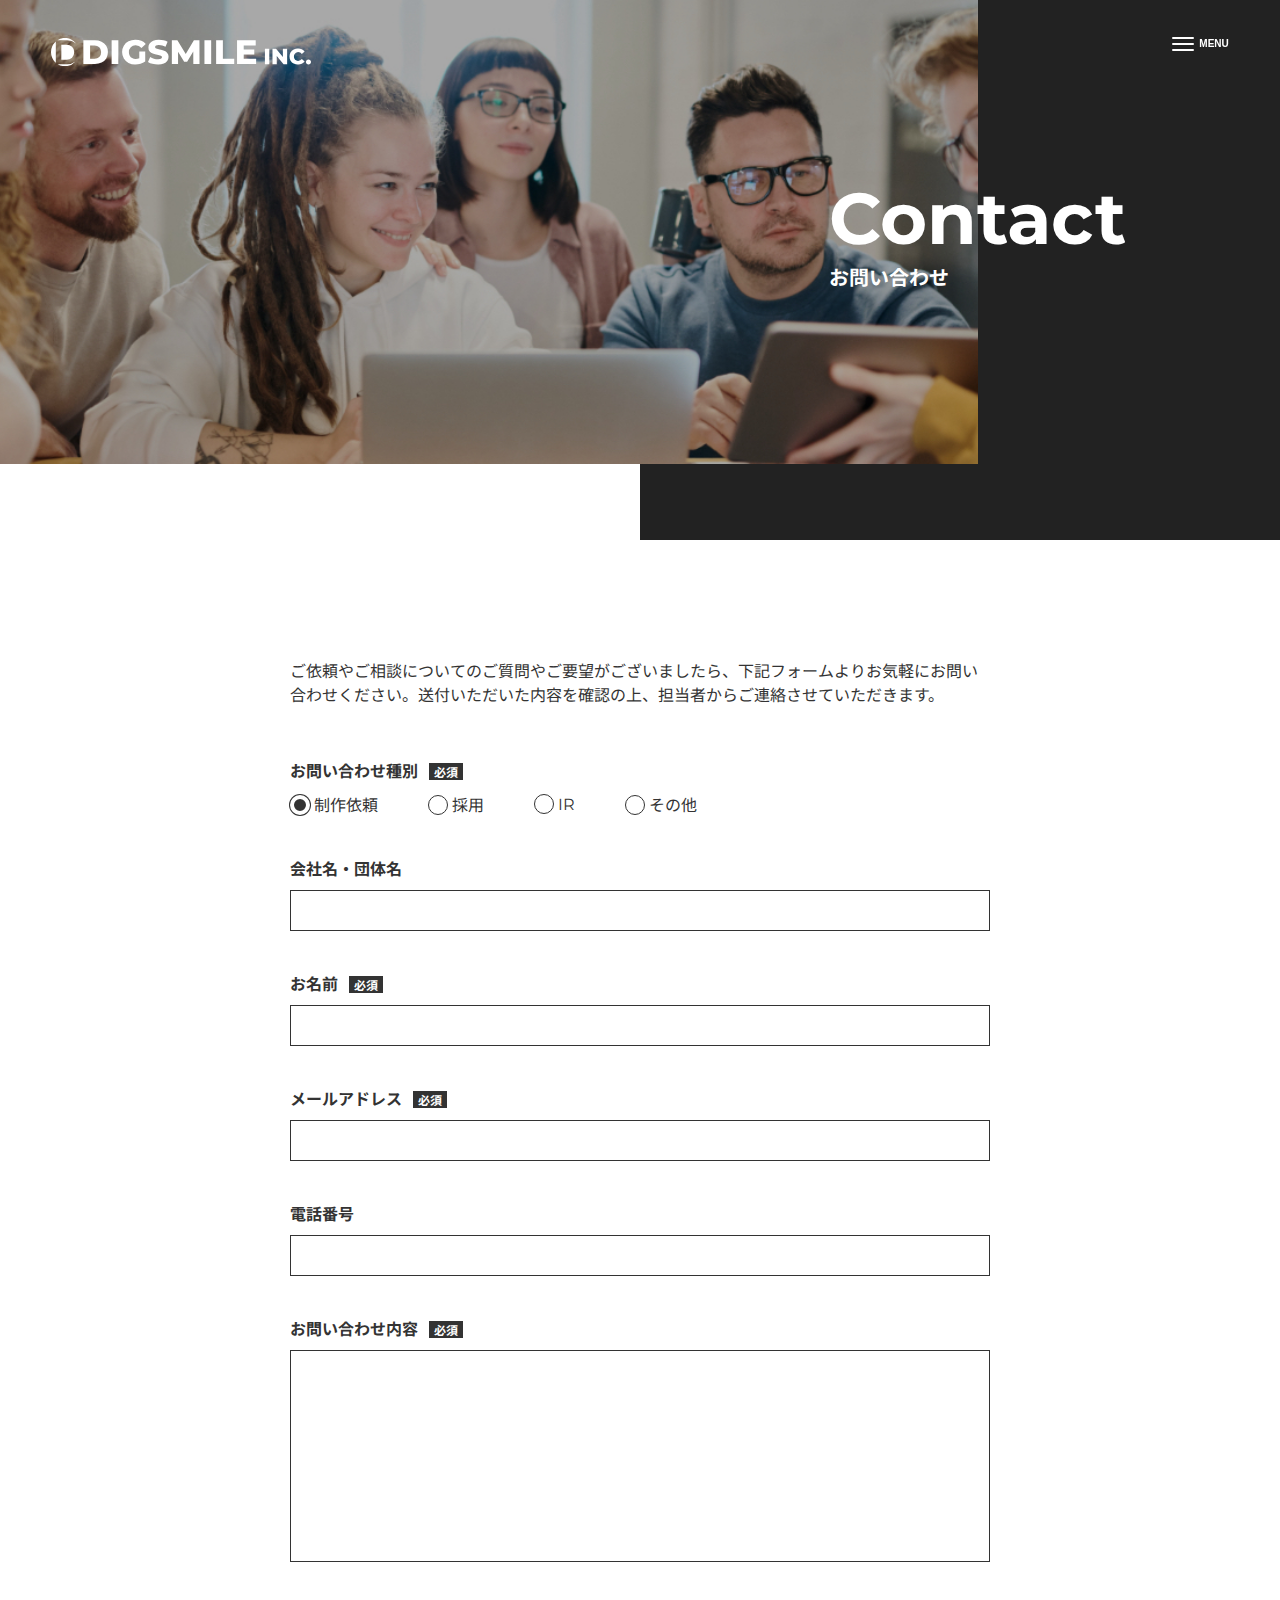
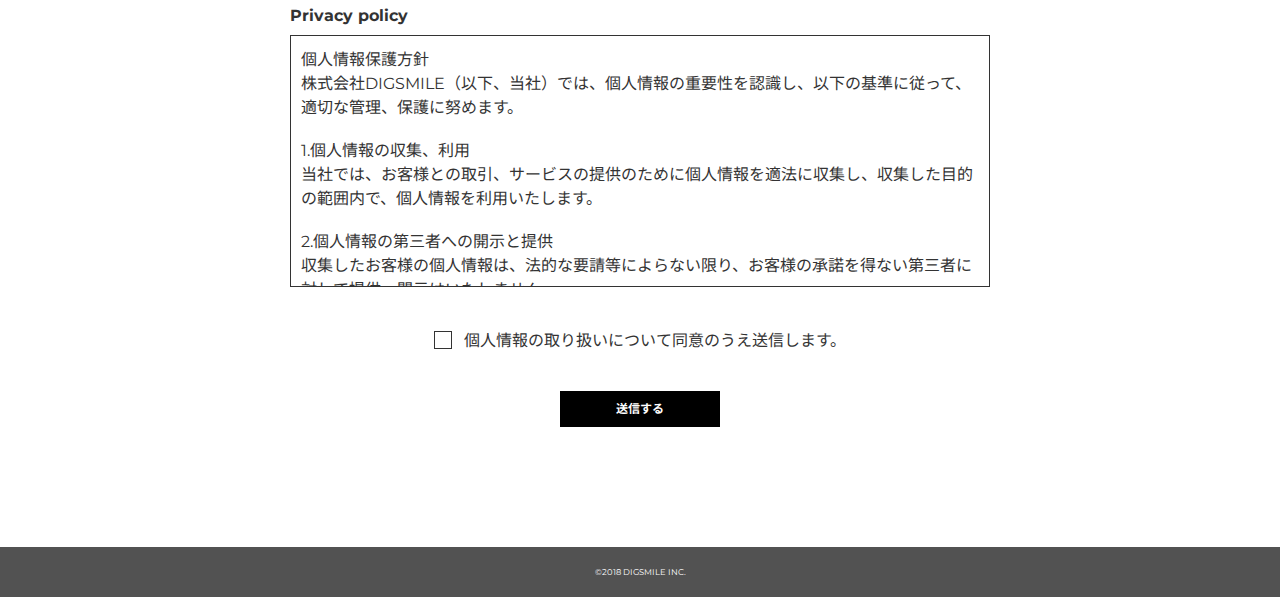
<file: _third_sample/third_sample/contact/index.html>
<!DOCTYPE html>
<html lang="ja">
<head>
  <meta charset="UTF-8">
  <meta name="viewport" content="width=device-width, initial-scale=1.0">
  <meta http-equiv="X-UA-Compatible" content="ie=edge">
  <title>DIGSMILE inc. | contact</title>
  <link rel="stylesheet" href="../css/reset.css">
  <link href="https://fonts.googleapis.com/css?family=Montserrat:400,700|Noto+Sans+JP:400,700&display=swap" rel="stylesheet">
  <link rel="stylesheet" href="../css/contact.css">
</head>
<body>
  <!-- header -->
  <header class="header flex-box">
    <div class="site-title">
      <a href="../">
        <svg xmlns="http://www.w3.org/2000/svg" width="260" height="28.204" viewBox="0 0 260 28.204">
          <g id="site-logo" transform="translate(-59 -29)">
            <path id="前面オブジェクトで型抜き_1" data-name="前面オブジェクトで型抜き 1" d="M14,35.2A13.9,13.9,0,0,1,6.785,33.19h8.848a14.228,14.228,0,0,0,8.847-2.739A13.97,13.97,0,0,1,14,35.2ZM4.822,31.752h0a14.17,14.17,0,0,1,0-21.3Zm10.54-3.117H10.33V13.771h5.032a8.094,8.094,0,0,1,5.682,1.994,7.233,7.233,0,0,1,2.138,5.439,7.234,7.234,0,0,1-2.138,5.439,8.093,8.093,0,0,1-5.682,1.99ZM25.007,12.39a13.9,13.9,0,0,0-9.373-3.174H6.463a13.932,13.932,0,0,1,13.76-.749,14.157,14.157,0,0,1,4.785,3.922Z" transform="translate(59 22)" fill="#fff"/>
            <path id="DIGSMILE" d="M2.38-23.8H13.634a15.731,15.731,0,0,1,6.936,1.465,11.018,11.018,0,0,1,4.692,4.155,11.723,11.723,0,0,1,1.666,6.3,11.723,11.723,0,0,1-1.666,6.3A11.018,11.018,0,0,1,20.57-1.423,15.731,15.731,0,0,1,13.634.042H2.38ZM13.362-5.34a6.893,6.893,0,0,0,4.913-1.737,6.262,6.262,0,0,0,1.853-4.8,6.262,6.262,0,0,0-1.853-4.8,6.893,6.893,0,0,0-4.913-1.737H9.112V-5.34ZM30.634-23.8h6.732V.042H30.634ZM58.276-12.39h5.95v9.877A15.5,15.5,0,0,1,59.534-.265a18.642,18.642,0,0,1-5.3.783A14.166,14.166,0,0,1,47.5-1.065a11.8,11.8,0,0,1-4.692-4.411,12.18,12.18,0,0,1-1.7-6.4,12.18,12.18,0,0,1,1.7-6.4,11.747,11.747,0,0,1,4.726-4.411,14.514,14.514,0,0,1,6.834-1.584,15.2,15.2,0,0,1,5.984,1.124,11.536,11.536,0,0,1,4.42,3.236l-4.284,3.883a7.546,7.546,0,0,0-5.78-2.657,6.693,6.693,0,0,0-4.93,1.856,6.67,6.67,0,0,0-1.87,4.955,7.208,7.208,0,0,0,.85,3.525,6.1,6.1,0,0,0,2.38,2.418,6.969,6.969,0,0,0,3.5.868,8.588,8.588,0,0,0,3.638-.783ZM77.044.519A21.967,21.967,0,0,1,71.434-.2,13.786,13.786,0,0,1,67.014-2.1l2.21-4.973a14.289,14.289,0,0,0,3.706,1.7,14.086,14.086,0,0,0,4.148.647q3.876,0,3.876-1.941a1.607,1.607,0,0,0-1.105-1.516A20.3,20.3,0,0,0,76.3-9.222a33.866,33.866,0,0,1-4.488-1.243,7.554,7.554,0,0,1-3.094-2.129,5.758,5.758,0,0,1-1.292-3.951,6.848,6.848,0,0,1,1.19-3.934,7.965,7.965,0,0,1,3.553-2.776,14.6,14.6,0,0,1,5.8-1.022,20.415,20.415,0,0,1,4.624.528A14.146,14.146,0,0,1,86.6-22.2l-2.074,5.007a13.837,13.837,0,0,0-6.6-1.839,5.522,5.522,0,0,0-2.924.6,1.787,1.787,0,0,0-.918,1.55,1.536,1.536,0,0,0,1.088,1.43,19.646,19.646,0,0,0,3.5.988,32.762,32.762,0,0,1,4.5,1.243,7.779,7.779,0,0,1,3.094,2.112,5.646,5.646,0,0,1,1.309,3.934A6.714,6.714,0,0,1,86.394-3.3,8.114,8.114,0,0,1,82.824-.52,14.418,14.418,0,0,1,77.044.519ZM112.336.042l-.068-12.636-6.12,10.286h-2.992L97.07-12.253V.042H90.848V-23.8H96.39l8.364,13.76,8.16-13.76h5.542L118.524.042ZM123.454-23.8h6.732V.042h-6.732Zm11.7,0h6.732V-5.305h11.356V.042H135.15Zm40.018,18.63V.042H156.06V-23.8h18.666v5.211h-12v4.019H173.3v5.041H162.724v4.359Z" transform="translate(89 55)" fill="#fff"/>
            <path id="INC." d="M1.54-15.4H5.9V0H1.54Zm22.22,0V0H20.174l-6.8-8.206V0H9.108V-15.4h3.586l6.8,8.206V-15.4ZM34.628.308A9.114,9.114,0,0,1,30.283-.715a7.65,7.65,0,0,1-3.025-2.849,7.858,7.858,0,0,1-1.1-4.136,7.858,7.858,0,0,1,1.1-4.136,7.65,7.65,0,0,1,3.025-2.849,9.114,9.114,0,0,1,4.345-1.023,9.326,9.326,0,0,1,3.806.748A7.323,7.323,0,0,1,41.25-12.8L38.478-10.3a4.56,4.56,0,0,0-3.63-1.8,4.48,4.48,0,0,0-2.233.55A3.817,3.817,0,0,0,31.1-10a4.773,4.773,0,0,0-.539,2.3A4.773,4.773,0,0,0,31.1-5.4,3.817,3.817,0,0,0,32.615-3.85a4.48,4.48,0,0,0,2.233.55,4.56,4.56,0,0,0,3.63-1.8L41.25-2.6A7.323,7.323,0,0,1,38.434-.44,9.326,9.326,0,0,1,34.628.308ZM45.1.2a2.462,2.462,0,0,1-1.782-.7,2.377,2.377,0,0,1-.726-1.782,2.35,2.35,0,0,1,.715-1.782A2.5,2.5,0,0,1,45.1-4.752a2.485,2.485,0,0,1,1.8.682,2.369,2.369,0,0,1,.7,1.782,2.4,2.4,0,0,1-.715,1.782A2.452,2.452,0,0,1,45.1.2Z" transform="translate(271.392 55.205)" fill="#fff"/>
          </g>
        </svg>
      </a>
    </div>
    <nav class="header-nav">
      <ul class="nav-list">
        <li class="nav-item"><a href="../"><img src="../images/simbol-logo.svg" alt="DIGSMILE INC."></a></li>
        <li class="nav-item"><a href="../about/">About us</a></li>
        <li class="nav-item"><a href="#!">Works</a></li>
        <li class="nav-item"><a href="#!">Culture</a></li>
        <li class="nav-item"><a href="#!">Topics</a></li>
        <li class="nav-item"><a href="./">Contact</a></li>
      </ul>
    </nav>
    <button class="burger-btn">
      <span class="bars">
        <span class="bar bar_top"></span>
        <span class="bar bar_mid"></span>
        <span class="bar bar_bottom"></span>
      </span>
      <span class="menu">menu</span>
    </button>
    <span class="burger-musk"></span>
  </header>
  <!-- //header -->

  <!-- main -->
  <main>
    <!-- fv -->
    <div class="fv">
      <div class="kv-wrapper">
        <h1 class="page-title">
          Contact
          <span>お問い合わせ</span>
        </h1>
        </div>
      </div>
    </div>
    <!-- //fv -->

    <!-- contact -->
    <div class="contact-wrapper">
      <div class="contact-inner">
        <p class="contact-lead lines">
          ご依頼やご相談についてのご質問やご要望がございましたら、下記フォームよりお気軽にお問い合わせください。送付いただいた内容を確認の上、担当者からご連絡させていただきます。
        </p>
        <form action="">
          <ul class="form-list">
            <li class="form-item">
              <div class="form-item-title">
                お問い合わせ種別
                <span class="required">必須</span>
              </div>
              <ul class="inquiry-type-list">
                <li class="inquiry-type-item">
                  <input type="radio" class="radio-btn" name="inquiry-type" id="request" checked>
                  <label for="request">制作依頼</label>
                </li>
                <li class="inquiry-type-item">
                  <input type="radio" class="radio-btn" name="inquiry-type" id="recruit">
                  <label for="recruit">採用</label>
                </li>
                <li class="inquiry-type-item">
                  <input type="radio" class="radio-btn" name="inquiry-type" id="ir">
                  <label for="ir">IR</label>
                </li>
                <li class=inquiry-type-item>
                  <input type="radio" class="radio-btn" name="inquiry-type" id="other">
                  <label for="other">その他</label>
                </li>
              </ul>
            </li>
            <li class="form-item">
              <div class="form-item-title">
                <label for="company-name">会社名・団体名</label>
              </div>
              <input type="text" class="text-box" id="company-name">
            </li>
            <li class="form-item">
              <div class="form-item-title">
                <label for="name">お名前</label>
                <span class="required">必須</span>
              </div>
              <input type="text" class="text-box" id="name">
            </li>
            <li class="form-item">
              <div class="form-item-title">
                <label for="email">メールアドレス</label>
                <span class="required">必須</span>
              </div>
              <input type="text" class="text-box" id="email">
            </li>
            <li class="form-item">
              <div class="form-item-title">
                <label for="tel">電話番号</label>
              </div>
              <input type="text" class="text-box" id="tel">
            </li>
            <li class="form-item">
              <div class="form-item-title">
                <label for="detail">お問い合わせ内容</label>
                <span class="required">必須</span>
              </div>
              <textarea name="" id="" cols="30" rows="10" id="detail" class="textarea"></textarea>
            </li>
          </ul>
          <p class="privacy-policy-title">Privacy policy</p>
          <div class="privacy-policy-wrapper">
            <p class="privacy-policy-detail">
              個人情報保護方針<br>
              株式会社DIGSMILE（以下、当社）では、個人情報の重要性を認識し、以下の基準に従って、適切な管理、保護に努めます。<br><br>

              1.個人情報の収集、利用<br>
              当社では、お客様との取引、サービスの提供のために個人情報を適法に収集し、収集した目的の範囲内で、個人情報を利用いたします。<br><br>

              2.個人情報の第三者への開示と提供<br>
              収集したお客様の個人情報は、法的な要請等によらない限り、お客様の承諾を得ない第三者に対して提供・開示はいたしません。<br>
              業務の都合上、業務委託先に個人情報を提供する場合は、機密保持契約等によって業務委託先に個人情報保護を義務付けるとともに、業務委託先が適切に個人情報を取り扱うように管理いたします。<br><br>

              3.個人情報の保護<br>
              当社では、個人情報の紛失、破壊、改ざん、不正アクセス、および漏えい等を防止するため、適切な対策を行います。<br><br>

              4.法令および関連規範の遵守<br>
              当社は、個人情報の取り扱いに関して、個人情報保護法をはじめとする個人情報に関する法令および関連する規範を遵守します。<br><br>

              5.個人情報の開示・訂正・削除<br>
              当社では、個人情報の開示・訂正・削除等の依頼があった場合、情報提供者本人であることを確認の上、すみやかに対応いたします。<br><br>

              法令や当社方針により、プライバシー・ポリシーを予告なく改訂することがあります。<br><br>

              お問い合わせ窓口<br>
              当社の個人情報の取扱いに関するお問い合わせは下記までご連絡お願いいたします。<br>
              株式会社ファイアープレイス<br>
              044-589-4333<br><br>
            </p>
          </div>
          <p class="confirm">
            <input type="checkbox" class="checkbox" id="check">
            <label for="check">個人情報の取り扱いについて同意のうえ送信します。</label>
          </p>
          <div class="btn-wrapper">
            <input type="submit" value="送信する" class="submit-btn">
          </div>
        </form>
      </div>
    </div>
    <!-- //contact -->
  </main>
  <!-- //main -->

  <!-- footer -->
  <footer class="footer">
    <small>&copy;2018 DIGSMILE INC.</small>
  </footer>
  <!-- //footer -->
  <script src="https://ajax.googleapis.com/ajax/libs/jquery/3.4.1/jquery.min.js"></script>
  <script src="../js/script.js"></script>
</body>
</html>
</file>
<file: css/style.css>
.display-none { display: none; }

.title { font-size: 1.725rem; font-weight: 800; }

.txt--ss { font-size: 0.75rem; }

.txt--s { font-size: 0.875rem; }

.txt--m { font-size: 1rem; }

body { color: #333333; font-family: "Montserrat", "YuGothic", sans-serif; }

img { vertical-align: bottom; width: 100%; }

@media screen and (max-width: tb screen && (min-width: 376px)) { body { min-width: 320px; }
  html, body { height: 100%; min-height: 100%; } }

@media print, screen and (min-width: pc screen && (min-width: 769px)) { body { width: 100%; } }

@media screen and (max-width: tb screen && (min-width: 376px)) { ._pc { display: none; } }

@media print, screen and (min-width: pc screen && (min-width: 769px)) { ._sp { display: none; } }

/*! destyle.css v2.0.2 | MIT License | https://github.com/nicolas-cusan/destyle.css */
/* Reset box-model and set borders */
/* ============================================ */
*, ::before, ::after { -webkit-box-sizing: border-box; box-sizing: border-box; border-style: solid; border-width: 0; }

/* Document */
/* ============================================ */
/** 1. Correct the line height in all browsers. 2. Prevent adjustments of font size after orientation changes in iOS. 3. Remove gray overlay on links for iOS. */
html { line-height: 1.15; /* 1 */ -webkit-text-size-adjust: 100%; /* 2 */ -webkit-tap-highlight-color: transparent; /* 3*/ }

/* Sections */
/* ============================================ */
/** Remove the margin in all browsers. */
body { margin: 0; }

/** Render the `main` element consistently in IE. */
main { display: block; }

/* Vertical rhythm */
/* ============================================ */
p, table, blockquote, address, pre, iframe, form, figure, dl { margin: 0; }

/* Headings */
/* ============================================ */
h1, h2, h3, h4, h5, h6 { font-size: inherit; line-height: inherit; font-weight: inherit; margin: 0; }

/* Lists (enumeration) */
/* ============================================ */
ul, ol { margin: 0; padding: 0; list-style: none; }

/* Lists (definition) */
/* ============================================ */
dt { font-weight: bold; }

dd { margin-left: 0; }

/* Grouping content */
/* ============================================ */
/** 1. Add the correct box sizing in Firefox. 2. Show the overflow in Edge and IE. */
hr { -webkit-box-sizing: content-box; box-sizing: content-box; /* 1 */ height: 0; /* 1 */ overflow: visible; /* 2 */ border-top-width: 1px; margin: 0; clear: both; color: inherit; }

/** 1. Correct the inheritance and scaling of font size in all browsers. 2. Correct the odd `em` font sizing in all browsers. */
pre { font-family: monospace, monospace; /* 1 */ font-size: inherit; /* 2 */ }

address { font-style: inherit; }

/* Text-level semantics */
/* ============================================ */
/** Remove the gray background on active links in IE 10. */
a { background-color: transparent; text-decoration: none; color: inherit; }

/** 1. Remove the bottom border in Chrome 57- 2. Add the correct text decoration in Chrome, Edge, IE, Opera, and Safari. */
abbr[title] { text-decoration: underline; /* 2 */ -webkit-text-decoration: underline dotted; text-decoration: underline dotted; /* 2 */ }

/** Add the correct font weight in Chrome, Edge, and Safari. */
b, strong { font-weight: bolder; }

/** 1. Correct the inheritance and scaling of font size in all browsers. 2. Correct the odd `em` font sizing in all browsers. */
code, kbd, samp { font-family: monospace, monospace; /* 1 */ font-size: inherit; /* 2 */ }

/** Add the correct font size in all browsers. */
small { font-size: 80%; }

/** Prevent `sub` and `sup` elements from affecting the line height in all browsers. */
sub, sup { font-size: 75%; line-height: 0; position: relative; vertical-align: baseline; }

sub { bottom: -0.25em; }

sup { top: -0.5em; }

/* Embedded content */
/* ============================================ */
/** Prevent vertical alignment issues. */
img, embed, object, iframe { vertical-align: bottom; }

/* Forms */
/* ============================================ */
/** Reset form fields to make them styleable */
button, input, optgroup, select, textarea { -webkit-appearance: none; -moz-appearance: none; appearance: none; vertical-align: middle; color: inherit; font: inherit; background: transparent; padding: 0; margin: 0; outline: 0; border-radius: 0; text-align: inherit; }

/** Reset radio and checkbox appearance to preserve their look in iOS. */
[type="checkbox"] { -webkit-appearance: checkbox; -moz-appearance: checkbox; appearance: checkbox; }

[type="radio"] { -webkit-appearance: radio; -moz-appearance: radio; appearance: radio; }

/** Show the overflow in IE. 1. Show the overflow in Edge. */
button, input { /* 1 */ overflow: visible; }

/** Remove the inheritance of text transform in Edge, Firefox, and IE. 1. Remove the inheritance of text transform in Firefox. */
button, select { /* 1 */ text-transform: none; }

/** Correct the inability to style clickable types in iOS and Safari. */
button, [type="button"], [type="reset"], [type="submit"] { cursor: pointer; -webkit-appearance: none; -moz-appearance: none; appearance: none; }

button[disabled], [type="button"][disabled], [type="reset"][disabled], [type="submit"][disabled] { cursor: default; }

/** Remove the inner border and padding in Firefox. */
button::-moz-focus-inner, [type="button"]::-moz-focus-inner, [type="reset"]::-moz-focus-inner, [type="submit"]::-moz-focus-inner { border-style: none; padding: 0; }

/** Restore the focus styles unset by the previous rule. */
button:-moz-focusring, [type="button"]:-moz-focusring, [type="reset"]:-moz-focusring, [type="submit"]:-moz-focusring { outline: 1px dotted ButtonText; }

/** Remove arrow in IE10 & IE11 */
select::-ms-expand { display: none; }

/** Remove padding */
option { padding: 0; }

/** Reset to invisible */
fieldset { margin: 0; padding: 0; min-width: 0; }

/** 1. Correct the text wrapping in Edge and IE. 2. Correct the color inheritance from `fieldset` elements in IE. 3. Remove the padding so developers are not caught out when they zero out `fieldset` elements in all browsers. */
legend { color: inherit; /* 2 */ display: table; /* 1 */ max-width: 100%; /* 1 */ padding: 0; /* 3 */ white-space: normal; /* 1 */ }

/** Add the correct vertical alignment in Chrome, Firefox, and Opera. */
progress { vertical-align: baseline; }

/** Remove the default vertical scrollbar in IE 10+. */
textarea { overflow: auto; }

/** Correct the cursor style of increment and decrement buttons in Chrome. */
[type="number"]::-webkit-inner-spin-button, [type="number"]::-webkit-outer-spin-button { height: auto; }

/** 1. Correct the outline style in Safari. */
[type="search"] { outline-offset: -2px; /* 1 */ }

/** Remove the inner padding in Chrome and Safari on macOS. */
[type="search"]::-webkit-search-decoration { -webkit-appearance: none; }

/** 1. Correct the inability to style clickable types in iOS and Safari. 2. Change font properties to `inherit` in Safari. */
::-webkit-file-upload-button { -webkit-appearance: button; /* 1 */ font: inherit; /* 2 */ }

/** Clickable labels */
label[for] { cursor: pointer; }

/* Interactive */
/* ============================================ */
/* Add the correct display in Edge, IE 10+, and Firefox. */
details { display: block; }

/* Add the correct display in all browsers. */
summary { display: list-item; }

/* Remove outline for editable content. */
[contenteditable] { outline: none; }

/* Table */
/* ============================================ */
table { border-collapse: collapse; border-spacing: 0; }

caption { text-align: left; }

td, th { vertical-align: top; padding: 0; }

th { text-align: left; font-weight: bold; }

/* Misc */
/* ============================================ */
/** Add the correct display in IE 10+. */
template { display: none; }

/** Add the correct display in IE 10. */
[hidden] { display: none; }

.footer__inner { background-color: #525252; text-align: center; }

.footer__copyright { color: white; line-height: 50px; }

.header { position: fixed; padding: 19.8px 4vw 0; width: 100%; z-index: 50; }

.header__inner { color: white; display: -webkit-box; display: -webkit-flex; display: -ms-flexbox; display: flex; -webkit-box-pack: justify; -webkit-justify-content: space-between; -ms-flex-pack: justify; justify-content: space-between; -webkit-box-align: center; -webkit-align-items: center; -ms-flex-align: center; align-items: center; }

.header__burger { display: none; }

.burger-bg { background-color: #222222; opacity: 0.5; z-index: 20; position: absolute; top: 0; left: 0; width: 100vw; height: 100vh; }

.burger-wrapper { max-width: 520px; width: 100%; height: 100vh; position: absolute; top: 0; right: 0; z-index: 30; text-align: center; background-color: #222222; opacity: 0.8; color: white; }

@media screen and (min-width: 376px) { .burger-wrapper { width: 35vw; } }

.burger-wrapper__img { width: 10px; }

.burger-btn { display: -webkit-box; display: -webkit-flex; display: -ms-flexbox; display: flex; -webkit-box-pack: justify; -webkit-justify-content: space-between; -ms-flex-pack: justify; justify-content: space-between; -webkit-box-align: center; -webkit-align-items: center; -ms-flex-align: center; align-items: center; line-height: 0.9rem; z-index: 40; }

.burger-btn__bar { padding-right: 7px; }

.burger-btn__menu { font-size: 0.6rem; }

.burger-menu { margin-top: 180px; }

.bar { display: block; background-color: #fff; height: 2px; width: 22px; border-radius: 1px; margin-bottom: 5px; }

.cross .bar__top { margin-top: 6.5px; -webkit-transition: 0.1s; transition: 0.1s; -webkit-transform: rotate(45deg); transform: rotate(45deg); }

.cross .bar__mid { display: none; }

.cross .bar__bot { margin-top: -6.5px; -webkit-transition: 0.1s; transition: 0.1s; -webkit-transform: rotate(-45deg); transform: rotate(-45deg); }

.fixed { position: fixed; }

.logo { display: block; }

.logo__img { width: 189px; }

@media screen and (min-width: 769px) { .logo__img { width: 260px; } }

.logo-mark__img { width: 50px; }

.nav-item { margin-top: 27px; font-size: 1.25rem; }

.nav-item:first-child { margin-top: 37px; }

.btn { display: inline-block; width: 160px; max-width: 100%; text-align: center; background-color: black; color: white; font-size: 0.7rem; font-weight: bold; padding: 10px 10px; }

.btn-left { margin-left: 0; }

.btn-right { margin-right: 0; }

.fv { height: 100vh; width: 100vw; position: relative; }

.fv__img-main { position: absolute; height: 86.5%; width: 76.4%; top: 0; left: 0; z-index: 2; -o-object-fit: cover; object-fit: cover; }

.fv__img-sub { position: absolute; height: 100vh; width: 50%; top: 0; right: 0; z-index: 1; }

.fv__contents { position: absolute; top: 26vh; z-index: 3; color: white; }

.fv__contents--top { width: 245px; right: 8vw; }

@media screen and (min-width: 769px) { .fv__contents--top { right: 16vw; } }

.fv__title, .fv__company { font-size: 0.9rem; line-height: 1.3rem; font-weight: bold; }

@media screen and (min-width: 769px) { .fv__title, .fv__company { font-size: 1.25rem; } }

.fv__concept { font-size: 3.7rem; font-weight: 1000; }

@media screen and (min-width: 769px) { .fv__concept { font-size: 4.5rem; line-height: 5.375rem; } }

.page-about { z-index: 10; position: relative; top: 100px; max-width: 1100px; padding: 50px 15px; margin: 80px auto 0; }

@media screen and (min-width: 769px) { .page-about { padding: 110px 50px; } }

@media screen and (min-width: 769px) { .page-about { margin: 20px auto 0; } }

.page-about .content-about { background-color: white; padding: 50px 30px; max-width: 590px; margin: 0 auto; }

@media screen and (min-width: 769px) { .page-about .content-about { margin-left: 0; } }

.page-about .content-about__txt { margin-top: 30px; line-height: 1.75rem; }

.page-about .content-about__btn { margin-top: 30px; }

.bg-about { background-image: url(../../images/about-img@2x-min.png); background-size: cover; background-position: center center; background-repeat: no-repeat; }

.page-cards { z-index: 5; padding: 40px 15px; display: -webkit-box; display: -webkit-flex; display: -ms-flexbox; display: flex; -webkit-flex-wrap: wrap; -ms-flex-wrap: wrap; flex-wrap: wrap; width: 100%; }

@media screen and (min-width: 769px) { .page-cards { padding: 175px 15px 60px; } }

@media screen and (min-width: 769px) { .page-cards { -webkit-box-pack: center; -webkit-justify-content: center; -ms-flex-pack: center; justify-content: center; } }

.page-cards--col2 > .page-cards__item { width: 100%; }

@media screen and (min-width: 769px) { .page-cards--col2 > .page-cards__item { width: 45%; } }

.page-cards__item { max-width: 520px; }

@media screen and (min-width: 769px) { .page-cards__item { margin-right: 60px; }
  .page-cards__item:last-child { margin-right: 0; } }

.bg-cards { background-color: #f0f0f0; }

.card__body { padding: 17px 0; }

.card__img-wrapper { width: 100%; margin-top: 30px; }

.card__img { max-width: 520px; max-height: 350px; -o-object-fit: cover; object-fit: cover; }

.card__text { margin-top: 27px; }

.card__btn { margin-top: 28px; }

.page-topics { padding: 37px 5vw 40px; }

@media screen and (min-width: 769px) { .page-topics { padding: 57px 5vw 60px; } }

.content-topics { max-width: 1100px; margin: 0 auto; }

.content-topics__btn { margin-top: 30px; }

.topics-contents { margin-top: 29px; margin-left: auto; max-width: 700px; }

.topics-content { margin-top: 17px; border-bottom: 1px solid #dddddddd; font-weight: bold; }

.topics-content__date { color: #cecece; }

.topics-content__title { padding: 8px 0; }

@media screen and (min-width: 769px) { .topics-btn { text-align: right; } }

.page-contact { background-color: #f2f2f2; padding: 40px 4vw; }

.page-contact__img { max-width: 520px; }

.contact-contents { margin-bottom: 40px; }

@media screen and (min-width: 376px) { .contact-contents { margin-bottom: 80px; } }

@media screen and (min-width: 769px) { .contact-contents { display: -webkit-box; display: -webkit-flex; display: -ms-flexbox; display: flex; -webkit-box-orient: horizontal; -webkit-box-direction: reverse; -webkit-flex-direction: row-reverse; -ms-flex-direction: row-reverse; flex-direction: row-reverse; margin: 60px auto 120px; } }

.contact-content { margin-right: 80px; }

.contact-content__title { margin-top: 27px; }

@media screen and (min-width: 769px) { .contact-content__title { margin-top: 4vh; } }

.contact-content__text { margin-top: 30px; max-width: 440px; }

@media screen and (min-width: 769px) { .contact-content__text { line-height: 2rem; } }

.contact-content__btn { margin-top: 30px; }
</file>
<file: css/about.css>
.display-none { display: none; }

.title { font-size: 1.725rem; font-weight: 800; }

.txt--ss { font-size: 0.75rem; }

.txt--s { font-size: 0.875rem; }

.txt--m { font-size: 1rem; }

body { color: #333333; font-family: "Montserrat", "YuGothic", sans-serif; }

img { vertical-align: bottom; width: 100%; }

@media screen and (max-width: tb screen && (min-width: 376px)) { body { min-width: 320px; }
  html, body { height: 100%; min-height: 100%; } }

@media print, screen and (min-width: pc screen && (min-width: 769px)) { body { width: 100%; } }

@media screen and (max-width: tb screen && (min-width: 376px)) { ._pc { display: none; } }

@media print, screen and (min-width: pc screen && (min-width: 769px)) { ._sp { display: none; } }

/*! destyle.css v2.0.2 | MIT License | https://github.com/nicolas-cusan/destyle.css */
/* Reset box-model and set borders */
/* ============================================ */
*, ::before, ::after { -webkit-box-sizing: border-box; box-sizing: border-box; border-style: solid; border-width: 0; }

/* Document */
/* ============================================ */
/** 1. Correct the line height in all browsers. 2. Prevent adjustments of font size after orientation changes in iOS. 3. Remove gray overlay on links for iOS. */
html { line-height: 1.15; /* 1 */ -webkit-text-size-adjust: 100%; /* 2 */ -webkit-tap-highlight-color: transparent; /* 3*/ }

/* Sections */
/* ============================================ */
/** Remove the margin in all browsers. */
body { margin: 0; }

/** Render the `main` element consistently in IE. */
main { display: block; }

/* Vertical rhythm */
/* ============================================ */
p, table, blockquote, address, pre, iframe, form, figure, dl { margin: 0; }

/* Headings */
/* ============================================ */
h1, h2, h3, h4, h5, h6 { font-size: inherit; line-height: inherit; font-weight: inherit; margin: 0; }

/* Lists (enumeration) */
/* ============================================ */
ul, ol { margin: 0; padding: 0; list-style: none; }

/* Lists (definition) */
/* ============================================ */
dt { font-weight: bold; }

dd { margin-left: 0; }

/* Grouping content */
/* ============================================ */
/** 1. Add the correct box sizing in Firefox. 2. Show the overflow in Edge and IE. */
hr { -webkit-box-sizing: content-box; box-sizing: content-box; /* 1 */ height: 0; /* 1 */ overflow: visible; /* 2 */ border-top-width: 1px; margin: 0; clear: both; color: inherit; }

/** 1. Correct the inheritance and scaling of font size in all browsers. 2. Correct the odd `em` font sizing in all browsers. */
pre { font-family: monospace, monospace; /* 1 */ font-size: inherit; /* 2 */ }

address { font-style: inherit; }

/* Text-level semantics */
/* ============================================ */
/** Remove the gray background on active links in IE 10. */
a { background-color: transparent; text-decoration: none; color: inherit; }

/** 1. Remove the bottom border in Chrome 57- 2. Add the correct text decoration in Chrome, Edge, IE, Opera, and Safari. */
abbr[title] { text-decoration: underline; /* 2 */ -webkit-text-decoration: underline dotted; text-decoration: underline dotted; /* 2 */ }

/** Add the correct font weight in Chrome, Edge, and Safari. */
b, strong { font-weight: bolder; }

/** 1. Correct the inheritance and scaling of font size in all browsers. 2. Correct the odd `em` font sizing in all browsers. */
code, kbd, samp { font-family: monospace, monospace; /* 1 */ font-size: inherit; /* 2 */ }

/** Add the correct font size in all browsers. */
small { font-size: 80%; }

/** Prevent `sub` and `sup` elements from affecting the line height in all browsers. */
sub, sup { font-size: 75%; line-height: 0; position: relative; vertical-align: baseline; }

sub { bottom: -0.25em; }

sup { top: -0.5em; }

/* Embedded content */
/* ============================================ */
/** Prevent vertical alignment issues. */
img, embed, object, iframe { vertical-align: bottom; }

/* Forms */
/* ============================================ */
/** Reset form fields to make them styleable */
button, input, optgroup, select, textarea { -webkit-appearance: none; -moz-appearance: none; appearance: none; vertical-align: middle; color: inherit; font: inherit; background: transparent; padding: 0; margin: 0; outline: 0; border-radius: 0; text-align: inherit; }

/** Reset radio and checkbox appearance to preserve their look in iOS. */
[type="checkbox"] { -webkit-appearance: checkbox; -moz-appearance: checkbox; appearance: checkbox; }

[type="radio"] { -webkit-appearance: radio; -moz-appearance: radio; appearance: radio; }

/** Show the overflow in IE. 1. Show the overflow in Edge. */
button, input { /* 1 */ overflow: visible; }

/** Remove the inheritance of text transform in Edge, Firefox, and IE. 1. Remove the inheritance of text transform in Firefox. */
button, select { /* 1 */ text-transform: none; }

/** Correct the inability to style clickable types in iOS and Safari. */
button, [type="button"], [type="reset"], [type="submit"] { cursor: pointer; -webkit-appearance: none; -moz-appearance: none; appearance: none; }

button[disabled], [type="button"][disabled], [type="reset"][disabled], [type="submit"][disabled] { cursor: default; }

/** Remove the inner border and padding in Firefox. */
button::-moz-focus-inner, [type="button"]::-moz-focus-inner, [type="reset"]::-moz-focus-inner, [type="submit"]::-moz-focus-inner { border-style: none; padding: 0; }

/** Restore the focus styles unset by the previous rule. */
button:-moz-focusring, [type="button"]:-moz-focusring, [type="reset"]:-moz-focusring, [type="submit"]:-moz-focusring { outline: 1px dotted ButtonText; }

/** Remove arrow in IE10 & IE11 */
select::-ms-expand { display: none; }

/** Remove padding */
option { padding: 0; }

/** Reset to invisible */
fieldset { margin: 0; padding: 0; min-width: 0; }

/** 1. Correct the text wrapping in Edge and IE. 2. Correct the color inheritance from `fieldset` elements in IE. 3. Remove the padding so developers are not caught out when they zero out `fieldset` elements in all browsers. */
legend { color: inherit; /* 2 */ display: table; /* 1 */ max-width: 100%; /* 1 */ padding: 0; /* 3 */ white-space: normal; /* 1 */ }

/** Add the correct vertical alignment in Chrome, Firefox, and Opera. */
progress { vertical-align: baseline; }

/** Remove the default vertical scrollbar in IE 10+. */
textarea { overflow: auto; }

/** Correct the cursor style of increment and decrement buttons in Chrome. */
[type="number"]::-webkit-inner-spin-button, [type="number"]::-webkit-outer-spin-button { height: auto; }

/** 1. Correct the outline style in Safari. */
[type="search"] { outline-offset: -2px; /* 1 */ }

/** Remove the inner padding in Chrome and Safari on macOS. */
[type="search"]::-webkit-search-decoration { -webkit-appearance: none; }

/** 1. Correct the inability to style clickable types in iOS and Safari. 2. Change font properties to `inherit` in Safari. */
::-webkit-file-upload-button { -webkit-appearance: button; /* 1 */ font: inherit; /* 2 */ }

/** Clickable labels */
label[for] { cursor: pointer; }

/* Interactive */
/* ============================================ */
/* Add the correct display in Edge, IE 10+, and Firefox. */
details { display: block; }

/* Add the correct display in all browsers. */
summary { display: list-item; }

/* Remove outline for editable content. */
[contenteditable] { outline: none; }

/* Table */
/* ============================================ */
table { border-collapse: collapse; border-spacing: 0; }

caption { text-align: left; }

td, th { vertical-align: top; padding: 0; }

th { text-align: left; font-weight: bold; }

/* Misc */
/* ============================================ */
/** Add the correct display in IE 10+. */
template { display: none; }

/** Add the correct display in IE 10. */
[hidden] { display: none; }

.footer__inner { background-color: #525252; text-align: center; }

.footer__copyright { color: white; line-height: 50px; }

.header { position: fixed; padding: 19.8px 4vw 0; width: 100%; z-index: 50; }

.header__inner { color: white; display: -webkit-box; display: -webkit-flex; display: -ms-flexbox; display: flex; -webkit-box-pack: justify; -webkit-justify-content: space-between; -ms-flex-pack: justify; justify-content: space-between; -webkit-box-align: center; -webkit-align-items: center; -ms-flex-align: center; align-items: center; }

.header__burger { display: none; }

.burger-bg { background-color: #222222; opacity: 0.5; z-index: 20; position: absolute; top: 0; left: 0; width: 100vw; height: 100vh; }

.burger-wrapper { max-width: 520px; width: 100%; height: 100vh; position: absolute; top: 0; right: 0; z-index: 30; text-align: center; background-color: #222222; opacity: 0.8; color: white; }

@media screen and (min-width: 376px) { .burger-wrapper { width: 35vw; } }

.burger-wrapper__img { width: 10px; }

.burger-btn { display: -webkit-box; display: -webkit-flex; display: -ms-flexbox; display: flex; -webkit-box-pack: justify; -webkit-justify-content: space-between; -ms-flex-pack: justify; justify-content: space-between; -webkit-box-align: center; -webkit-align-items: center; -ms-flex-align: center; align-items: center; line-height: 0.9rem; z-index: 40; }

.burger-btn__bar { padding-right: 7px; }

.burger-btn__menu { font-size: 0.6rem; }

.burger-menu { margin-top: 180px; }

.bar { display: block; background-color: #fff; height: 2px; width: 22px; border-radius: 1px; margin-bottom: 5px; }

.cross .bar__top { margin-top: 6.5px; -webkit-transition: 0.1s; transition: 0.1s; -webkit-transform: rotate(45deg); transform: rotate(45deg); }

.cross .bar__mid { display: none; }

.cross .bar__bot { margin-top: -6.5px; -webkit-transition: 0.1s; transition: 0.1s; -webkit-transform: rotate(-45deg); transform: rotate(-45deg); }

.fixed { position: fixed; }

.logo { display: block; }

.logo__img { width: 189px; }

@media screen and (min-width: 769px) { .logo__img { width: 260px; } }

.logo-mark__img { width: 50px; }

.nav-item { margin-top: 27px; font-size: 1.25rem; }

.nav-item:first-child { margin-top: 37px; }

.btn { display: inline-block; width: 160px; max-width: 100%; text-align: center; background-color: black; color: white; font-size: 0.7rem; font-weight: bold; padding: 10px 10px; }

.btn-left { margin-left: 0; }

.btn-right { margin-right: 0; }

.fv { height: 100vh; width: 100vw; position: relative; }

.fv__img-main { position: absolute; height: 86.5%; width: 76.4%; top: 0; left: 0; z-index: 2; -o-object-fit: cover; object-fit: cover; }

.fv__img-sub { position: absolute; height: 100vh; width: 50%; top: 0; right: 0; z-index: 1; }

.fv__contents { position: absolute; top: 26vh; z-index: 3; color: white; }

.fv__contents--top { width: 245px; right: 8vw; }

@media screen and (min-width: 769px) { .fv__contents--top { right: 16vw; } }

.fv__title, .fv__company { font-size: 0.9rem; line-height: 1.3rem; font-weight: bold; }

@media screen and (min-width: 769px) { .fv__title, .fv__company { font-size: 1.25rem; } }

.fv__concept { font-size: 3.7rem; font-weight: 1000; }

@media screen and (min-width: 769px) { .fv__concept { font-size: 4.5rem; line-height: 5.375rem; } }

.page-about { z-index: 10; position: relative; top: 100px; max-width: 1100px; padding: 50px 15px; margin: 80px auto 0; }

@media screen and (min-width: 769px) { .page-about { padding: 110px 50px; } }

@media screen and (min-width: 769px) { .page-about { margin: 20px auto 0; } }

.page-about .content-about { background-color: white; padding: 50px 30px; max-width: 590px; margin: 0 auto; }

@media screen and (min-width: 769px) { .page-about .content-about { margin-left: 0; } }

.page-about .content-about__txt { margin-top: 30px; line-height: 1.75rem; }

.page-about .content-about__btn { margin-top: 30px; }

.bg-about { background-image: url(../../images/about-img@2x-min.png); background-size: cover; background-position: center center; background-repeat: no-repeat; }

.page-cards { z-index: 5; padding: 40px 15px; display: -webkit-box; display: -webkit-flex; display: -ms-flexbox; display: flex; -webkit-flex-wrap: wrap; -ms-flex-wrap: wrap; flex-wrap: wrap; width: 100%; }

@media screen and (min-width: 769px) { .page-cards { padding: 175px 15px 60px; } }

@media screen and (min-width: 769px) { .page-cards { -webkit-box-pack: center; -webkit-justify-content: center; -ms-flex-pack: center; justify-content: center; } }

.page-cards--col2 > .page-cards__item { width: 100%; }

@media screen and (min-width: 769px) { .page-cards--col2 > .page-cards__item { width: 45%; } }

.page-cards__item { max-width: 520px; }

@media screen and (min-width: 769px) { .page-cards__item { margin-right: 60px; }
  .page-cards__item:last-child { margin-right: 0; } }

.bg-cards { background-color: #f0f0f0; }

.card__body { padding: 17px 0; }

.card__img-wrapper { width: 100%; margin-top: 30px; }

.card__img { max-width: 520px; max-height: 350px; -o-object-fit: cover; object-fit: cover; }

.card__text { margin-top: 27px; }

.card__btn { margin-top: 28px; }

.page-topics { padding: 37px 5vw 40px; }

@media screen and (min-width: 769px) { .page-topics { padding: 57px 5vw 60px; } }

.content-topics { max-width: 1100px; margin: 0 auto; }

.content-topics__btn { margin-top: 30px; }

.topics-contents { margin-top: 29px; margin-left: auto; max-width: 700px; }

.topics-content { margin-top: 17px; border-bottom: 1px solid #dddddddd; font-weight: bold; }

.topics-content__date { color: #cecece; }

.topics-content__title { padding: 8px 0; }

@media screen and (min-width: 769px) { .topics-btn { text-align: right; } }

.page-contact { background-color: #f2f2f2; padding: 40px 4vw; }

.page-contact__img { max-width: 520px; }

.contact-contents { margin-bottom: 40px; }

@media screen and (min-width: 376px) { .contact-contents { margin-bottom: 80px; } }

@media screen and (min-width: 769px) { .contact-contents { display: -webkit-box; display: -webkit-flex; display: -ms-flexbox; display: flex; -webkit-box-orient: horizontal; -webkit-box-direction: reverse; -webkit-flex-direction: row-reverse; -ms-flex-direction: row-reverse; flex-direction: row-reverse; margin: 60px auto 120px; } }

.contact-content { margin-right: 80px; }

.contact-content__title { margin-top: 27px; }

@media screen and (min-width: 769px) { .contact-content__title { margin-top: 4vh; } }

.contact-content__text { margin-top: 30px; max-width: 440px; }

@media screen and (min-width: 769px) { .contact-content__text { line-height: 2rem; } }

.contact-content__btn { margin-top: 30px; }

.fv--about { height: 60vh; }

.fv__img-main { height: 60vh; }

.fv__img-sub { height: 70vh; }

.fv__contents--about { top: 50%; left: 10%; -webkit-transform: translateY(-50%); transform: translateY(-50%); }

@media screen and (min-width: 376px) { .fv__contents--about { left: 50%; } }

.fv__title { font-size: 52px; line-height: 86px; font-weight: 1000; }

@media screen and (min-width: 769px) { .fv__title { font-size: 72px; } }

.page-vision { padding: 166px 15px 0; }

@media screen and (min-width: 376px) { .page-vision { margin-left: 25vw; } }

.page-vision .title { font-size: 2rem; font-weight: 1000; }

.page-vision .sub-title { font-size: 1.5rem; margin-top: 25px; }

.page-vision .content { font-size: 0.9rem; margin-top: 32px; }

@media screen and (min-width: 769px) { .page-vision .content { font-size: 1.0rem; } }

.page-message { margin: 80px 4vw 0px; position: relative; }

@media screen and (min-width: 769px) { .page-message { margin: 160px 9vw 0px; } }

.page-message .img-message { -o-object-fit: cover; object-fit: cover; width: 340px; z-index: 10; }

@media screen and (min-width: 769px) { .page-message .img-message { width: 420px; } }

.page-message .ceo-message { padding: 125px 5vw 80px; z-index: 5; }

@media screen and (min-width: 376px) { .page-message .ceo-message { margin: -100px 5vw 0 30vw; } }

.page-message .bg-gray { background-color: #f0f0f0; }

.page-message .content { margin-top: 30px; }

.page-company { padding: 80px 2vw; }

@media screen and (min-width: 769px) { .page-company { padding: 160px 9vw; } }

.page-company .title { padding-bottom: 30px; border-bottom: 1px solid #DDDDDD; }

.page-company__table { max-width: 800px; margin-left: auto; }

@media screen and (min-width: 376px) { .page-company__table { padding-left: 30px; } }

.page-company__table .table-item { display: -webkit-box; display: -webkit-flex; display: -ms-flexbox; display: flex; padding: 20px 0; border-bottom: 1px solid #DDDDDD; }

.page-company__table .table-item .table-title { width: 50%; }

@media screen and (min-width: 376px) { .page-company__table .table-item .table-title { width: 30%; } }

.page-company__map { width: 100%; margin: 40px 0 80px; }
</file>
<file: css/contact.css>
.display-none { display: none; }

.title { font-size: 1.725rem; font-weight: 800; }

.txt--ss { font-size: 0.75rem; }

.txt--s { font-size: 0.875rem; }

.txt--m { font-size: 1rem; }

body { color: #333333; font-family: "Montserrat", "YuGothic", sans-serif; }

img { vertical-align: bottom; width: 100%; }

@media screen and (max-width: tb screen && (min-width: 376px)) { body { min-width: 320px; }
  html, body { height: 100%; min-height: 100%; } }

@media print, screen and (min-width: pc screen && (min-width: 769px)) { body { width: 100%; } }

@media screen and (max-width: tb screen && (min-width: 376px)) { ._pc { display: none; } }

@media print, screen and (min-width: pc screen && (min-width: 769px)) { ._sp { display: none; } }

/*! destyle.css v2.0.2 | MIT License | https://github.com/nicolas-cusan/destyle.css */
/* Reset box-model and set borders */
/* ============================================ */
*, ::before, ::after { -webkit-box-sizing: border-box; box-sizing: border-box; border-style: solid; border-width: 0; }

/* Document */
/* ============================================ */
/** 1. Correct the line height in all browsers. 2. Prevent adjustments of font size after orientation changes in iOS. 3. Remove gray overlay on links for iOS. */
html { line-height: 1.15; /* 1 */ -webkit-text-size-adjust: 100%; /* 2 */ -webkit-tap-highlight-color: transparent; /* 3*/ }

/* Sections */
/* ============================================ */
/** Remove the margin in all browsers. */
body { margin: 0; }

/** Render the `main` element consistently in IE. */
main { display: block; }

/* Vertical rhythm */
/* ============================================ */
p, table, blockquote, address, pre, iframe, form, figure, dl { margin: 0; }

/* Headings */
/* ============================================ */
h1, h2, h3, h4, h5, h6 { font-size: inherit; line-height: inherit; font-weight: inherit; margin: 0; }

/* Lists (enumeration) */
/* ============================================ */
ul, ol { margin: 0; padding: 0; list-style: none; }

/* Lists (definition) */
/* ============================================ */
dt { font-weight: bold; }

dd { margin-left: 0; }

/* Grouping content */
/* ============================================ */
/** 1. Add the correct box sizing in Firefox. 2. Show the overflow in Edge and IE. */
hr { -webkit-box-sizing: content-box; box-sizing: content-box; /* 1 */ height: 0; /* 1 */ overflow: visible; /* 2 */ border-top-width: 1px; margin: 0; clear: both; color: inherit; }

/** 1. Correct the inheritance and scaling of font size in all browsers. 2. Correct the odd `em` font sizing in all browsers. */
pre { font-family: monospace, monospace; /* 1 */ font-size: inherit; /* 2 */ }

address { font-style: inherit; }

/* Text-level semantics */
/* ============================================ */
/** Remove the gray background on active links in IE 10. */
a { background-color: transparent; text-decoration: none; color: inherit; }

/** 1. Remove the bottom border in Chrome 57- 2. Add the correct text decoration in Chrome, Edge, IE, Opera, and Safari. */
abbr[title] { text-decoration: underline; /* 2 */ -webkit-text-decoration: underline dotted; text-decoration: underline dotted; /* 2 */ }

/** Add the correct font weight in Chrome, Edge, and Safari. */
b, strong { font-weight: bolder; }

/** 1. Correct the inheritance and scaling of font size in all browsers. 2. Correct the odd `em` font sizing in all browsers. */
code, kbd, samp { font-family: monospace, monospace; /* 1 */ font-size: inherit; /* 2 */ }

/** Add the correct font size in all browsers. */
small { font-size: 80%; }

/** Prevent `sub` and `sup` elements from affecting the line height in all browsers. */
sub, sup { font-size: 75%; line-height: 0; position: relative; vertical-align: baseline; }

sub { bottom: -0.25em; }

sup { top: -0.5em; }

/* Embedded content */
/* ============================================ */
/** Prevent vertical alignment issues. */
img, embed, object, iframe { vertical-align: bottom; }

/* Forms */
/* ============================================ */
/** Reset form fields to make them styleable */
button, input, optgroup, select, textarea { -webkit-appearance: none; -moz-appearance: none; appearance: none; vertical-align: middle; color: inherit; font: inherit; background: transparent; padding: 0; margin: 0; outline: 0; border-radius: 0; text-align: inherit; }

/** Reset radio and checkbox appearance to preserve their look in iOS. */
[type="checkbox"] { -webkit-appearance: checkbox; -moz-appearance: checkbox; appearance: checkbox; }

[type="radio"] { -webkit-appearance: radio; -moz-appearance: radio; appearance: radio; }

/** Show the overflow in IE. 1. Show the overflow in Edge. */
button, input { /* 1 */ overflow: visible; }

/** Remove the inheritance of text transform in Edge, Firefox, and IE. 1. Remove the inheritance of text transform in Firefox. */
button, select { /* 1 */ text-transform: none; }

/** Correct the inability to style clickable types in iOS and Safari. */
button, [type="button"], [type="reset"], [type="submit"] { cursor: pointer; -webkit-appearance: none; -moz-appearance: none; appearance: none; }

button[disabled], [type="button"][disabled], [type="reset"][disabled], [type="submit"][disabled] { cursor: default; }

/** Remove the inner border and padding in Firefox. */
button::-moz-focus-inner, [type="button"]::-moz-focus-inner, [type="reset"]::-moz-focus-inner, [type="submit"]::-moz-focus-inner { border-style: none; padding: 0; }

/** Restore the focus styles unset by the previous rule. */
button:-moz-focusring, [type="button"]:-moz-focusring, [type="reset"]:-moz-focusring, [type="submit"]:-moz-focusring { outline: 1px dotted ButtonText; }

/** Remove arrow in IE10 & IE11 */
select::-ms-expand { display: none; }

/** Remove padding */
option { padding: 0; }

/** Reset to invisible */
fieldset { margin: 0; padding: 0; min-width: 0; }

/** 1. Correct the text wrapping in Edge and IE. 2. Correct the color inheritance from `fieldset` elements in IE. 3. Remove the padding so developers are not caught out when they zero out `fieldset` elements in all browsers. */
legend { color: inherit; /* 2 */ display: table; /* 1 */ max-width: 100%; /* 1 */ padding: 0; /* 3 */ white-space: normal; /* 1 */ }

/** Add the correct vertical alignment in Chrome, Firefox, and Opera. */
progress { vertical-align: baseline; }

/** Remove the default vertical scrollbar in IE 10+. */
textarea { overflow: auto; }

/** Correct the cursor style of increment and decrement buttons in Chrome. */
[type="number"]::-webkit-inner-spin-button, [type="number"]::-webkit-outer-spin-button { height: auto; }

/** 1. Correct the outline style in Safari. */
[type="search"] { outline-offset: -2px; /* 1 */ }

/** Remove the inner padding in Chrome and Safari on macOS. */
[type="search"]::-webkit-search-decoration { -webkit-appearance: none; }

/** 1. Correct the inability to style clickable types in iOS and Safari. 2. Change font properties to `inherit` in Safari. */
::-webkit-file-upload-button { -webkit-appearance: button; /* 1 */ font: inherit; /* 2 */ }

/** Clickable labels */
label[for] { cursor: pointer; }

/* Interactive */
/* ============================================ */
/* Add the correct display in Edge, IE 10+, and Firefox. */
details { display: block; }

/* Add the correct display in all browsers. */
summary { display: list-item; }

/* Remove outline for editable content. */
[contenteditable] { outline: none; }

/* Table */
/* ============================================ */
table { border-collapse: collapse; border-spacing: 0; }

caption { text-align: left; }

td, th { vertical-align: top; padding: 0; }

th { text-align: left; font-weight: bold; }

/* Misc */
/* ============================================ */
/** Add the correct display in IE 10+. */
template { display: none; }

/** Add the correct display in IE 10. */
[hidden] { display: none; }

.footer__inner { background-color: #525252; text-align: center; }

.footer__copyright { color: white; line-height: 50px; }

.header { position: fixed; padding: 19.8px 4vw 0; width: 100%; z-index: 50; }

.header__inner { color: white; display: -webkit-box; display: -webkit-flex; display: -ms-flexbox; display: flex; -webkit-box-pack: justify; -webkit-justify-content: space-between; -ms-flex-pack: justify; justify-content: space-between; -webkit-box-align: center; -webkit-align-items: center; -ms-flex-align: center; align-items: center; }

.header__burger { display: none; }

.burger-bg { background-color: #222222; opacity: 0.5; z-index: 20; position: absolute; top: 0; left: 0; width: 100vw; height: 100vh; }

.burger-wrapper { max-width: 520px; width: 100%; height: 100vh; position: absolute; top: 0; right: 0; z-index: 30; text-align: center; background-color: #222222; opacity: 0.8; color: white; }

@media screen and (min-width: 376px) { .burger-wrapper { width: 35vw; } }

.burger-wrapper__img { width: 10px; }

.burger-btn { display: -webkit-box; display: -webkit-flex; display: -ms-flexbox; display: flex; -webkit-box-pack: justify; -webkit-justify-content: space-between; -ms-flex-pack: justify; justify-content: space-between; -webkit-box-align: center; -webkit-align-items: center; -ms-flex-align: center; align-items: center; line-height: 0.9rem; z-index: 40; }

.burger-btn__bar { padding-right: 7px; }

.burger-btn__menu { font-size: 0.6rem; }

.burger-menu { margin-top: 180px; }

.bar { display: block; background-color: #fff; height: 2px; width: 22px; border-radius: 1px; margin-bottom: 5px; }

.cross .bar__top { margin-top: 6.5px; -webkit-transition: 0.1s; transition: 0.1s; -webkit-transform: rotate(45deg); transform: rotate(45deg); }

.cross .bar__mid { display: none; }

.cross .bar__bot { margin-top: -6.5px; -webkit-transition: 0.1s; transition: 0.1s; -webkit-transform: rotate(-45deg); transform: rotate(-45deg); }

.fixed { position: fixed; }

.logo { display: block; }

.logo__img { width: 189px; }

@media screen and (min-width: 769px) { .logo__img { width: 260px; } }

.logo-mark__img { width: 50px; }

.nav-item { margin-top: 27px; font-size: 1.25rem; }

.nav-item:first-child { margin-top: 37px; }

.btn { display: inline-block; width: 160px; max-width: 100%; text-align: center; background-color: black; color: white; font-size: 0.7rem; font-weight: bold; padding: 10px 10px; }

.btn-left { margin-left: 0; }

.btn-right { margin-right: 0; }

.fv { height: 100vh; width: 100vw; position: relative; }

.fv__img-main { position: absolute; height: 86.5%; width: 76.4%; top: 0; left: 0; z-index: 2; -o-object-fit: cover; object-fit: cover; }

.fv__img-sub { position: absolute; height: 100vh; width: 50%; top: 0; right: 0; z-index: 1; }

.fv__contents { position: absolute; top: 26vh; z-index: 3; color: white; }

.fv__contents--top { width: 245px; right: 8vw; }

@media screen and (min-width: 769px) { .fv__contents--top { right: 16vw; } }

.fv__title, .fv__company { font-size: 0.9rem; line-height: 1.3rem; font-weight: bold; }

@media screen and (min-width: 769px) { .fv__title, .fv__company { font-size: 1.25rem; } }

.fv__concept { font-size: 3.7rem; font-weight: 1000; }

@media screen and (min-width: 769px) { .fv__concept { font-size: 4.5rem; line-height: 5.375rem; } }

.page-about { z-index: 10; position: relative; top: 100px; max-width: 1100px; padding: 50px 15px; margin: 80px auto 0; }

@media screen and (min-width: 769px) { .page-about { padding: 110px 50px; } }

@media screen and (min-width: 769px) { .page-about { margin: 20px auto 0; } }

.page-about .content-about { background-color: white; padding: 50px 30px; max-width: 590px; margin: 0 auto; }

@media screen and (min-width: 769px) { .page-about .content-about { margin-left: 0; } }

.page-about .content-about__txt { margin-top: 30px; line-height: 1.75rem; }

.page-about .content-about__btn { margin-top: 30px; }

.bg-about { background-image: url(../../images/about-img@2x-min.png); background-size: cover; background-position: center center; background-repeat: no-repeat; }

.page-cards { z-index: 5; padding: 40px 15px; display: -webkit-box; display: -webkit-flex; display: -ms-flexbox; display: flex; -webkit-flex-wrap: wrap; -ms-flex-wrap: wrap; flex-wrap: wrap; width: 100%; }

@media screen and (min-width: 769px) { .page-cards { padding: 175px 15px 60px; } }

@media screen and (min-width: 769px) { .page-cards { -webkit-box-pack: center; -webkit-justify-content: center; -ms-flex-pack: center; justify-content: center; } }

.page-cards--col2 > .page-cards__item { width: 100%; }

@media screen and (min-width: 769px) { .page-cards--col2 > .page-cards__item { width: 45%; } }

.page-cards__item { max-width: 520px; }

@media screen and (min-width: 769px) { .page-cards__item { margin-right: 60px; }
  .page-cards__item:last-child { margin-right: 0; } }

.bg-cards { background-color: #f0f0f0; }

.card__body { padding: 17px 0; }

.card__img-wrapper { width: 100%; margin-top: 30px; }

.card__img { max-width: 520px; max-height: 350px; -o-object-fit: cover; object-fit: cover; }

.card__text { margin-top: 27px; }

.card__btn { margin-top: 28px; }

.page-topics { padding: 37px 5vw 40px; }

@media screen and (min-width: 769px) { .page-topics { padding: 57px 5vw 60px; } }

.content-topics { max-width: 1100px; margin: 0 auto; }

.content-topics__btn { margin-top: 30px; }

.topics-contents { margin-top: 29px; margin-left: auto; max-width: 700px; }

.topics-content { margin-top: 17px; border-bottom: 1px solid #dddddddd; font-weight: bold; }

.topics-content__date { color: #cecece; }

.topics-content__title { padding: 8px 0; }

@media screen and (min-width: 769px) { .topics-btn { text-align: right; } }

.page-contact { background-color: #f2f2f2; padding: 40px 4vw; }

.page-contact__img { max-width: 520px; }

.contact-contents { margin-bottom: 40px; }

@media screen and (min-width: 376px) { .contact-contents { margin-bottom: 80px; } }

@media screen and (min-width: 769px) { .contact-contents { display: -webkit-box; display: -webkit-flex; display: -ms-flexbox; display: flex; -webkit-box-orient: horizontal; -webkit-box-direction: reverse; -webkit-flex-direction: row-reverse; -ms-flex-direction: row-reverse; flex-direction: row-reverse; margin: 60px auto 120px; } }

.contact-content { margin-right: 80px; }

.contact-content__title { margin-top: 27px; }

@media screen and (min-width: 769px) { .contact-content__title { margin-top: 4vh; } }

.contact-content__text { margin-top: 30px; max-width: 440px; }

@media screen and (min-width: 769px) { .contact-content__text { line-height: 2rem; } }

.contact-content__btn { margin-top: 30px; }

.fv { height: 80vh; width: 100vw; }

.fv__img-main { height: 60vh; }

.fv__img-sub { height: 70vh; }

.fv__contents { text-align: right; right: 15px; }

@media screen and (min-width: 376px) { .fv__contents { text-align: left; right: 50px; } }

@media screen and (min-width: 769px) { .fv__contents { right: 150px; } }

.contents__title { font-size: 3.25rem; }

@media screen and (min-width: 769px) { .contents__title { font-size: 4.5rem; } }

.contents__concept { font-size: 1rem; font-weight: bold; }

label { display: -webkit-box; display: -webkit-flex; display: -ms-flexbox; display: flex; }

.required { display: block; font-size: 0.75rem; background-color: black; color: white; width: 34px; line-height: 18px; text-align: center; margin-left: 20px; }

.form { padding: 0 4vw 80px; }

@media screen and (min-width: 769px) { .form { max-width: 768px; margin: 0 auto; } }

.form__type { margin-top: 48px; }

.form__company { margin-top: 37px; }

.form__name { margin-top: 37px; }

.form__email { margin-top: 37px; }

.form__phone { margin-top: 37px; }

.form__message { margin-top: 38px; }

.form__privacy { margin-top: 40px; }

.form__consent { margin-top: 40px; text-align: center; }

.form__btn { margin-top: 45px; text-align: center; }

input[type="text"] { width: 100%; height: 48px; border: 1px solid #333333; }

textarea { resize: none; width: 100%; height: 226px; border: 1px solid #333333; }

.form-text { font-size: 0.9rem; line-height: 1.5rem; }

.form-title { font-size: 1rem; font-weight: bold; margin-bottom: 10px; }

.type-items { margin-top: 17px; }

@media screen and (min-width: 769px) { .type-items { display: -webkit-box; display: -webkit-flex; display: -ms-flexbox; display: flex; } }

.type-item { margin-top: 14px; margin-left: 10px; line-height: 1.3rem; font-size: 1rem; }

.type-item :first-child { margin-top: 0px; }

@media screen and (min-width: 769px) { .type-item { margin-top: 18px; margin-left: 0; margin-right: 50px; }
  .type-item :last-child { margin-right: 0; } }

input[type="radio"] { width: 1.2rem; height: 1.2rem; vertical-align: middle; }

.form-consent { margin-right: 10px; }

.privacy-text { text-align: left; padding: 10px 0 0 10px; }
</file>
<file: _third_sample/third_sample/css/style.css>
/* ----------------------- */
/* base
/* ----------------------- */

html{
  font-size: 62.5%;
}
body{
  font-size: 1.6rem;
  font-family: 'Montserrat', 'Noto Sans JP', sans-serif;
  color: #333;
}
img,svg{
  width: 100%;
  vertical-align: bottom;
}
a{
  text-decoration: none;
  display: inline-block;
}
a:hover{
  opacity: .7;
  transition: .3s;
}
button{
  background-color: transparent;
  border: none;
  cursor: pointer;
  outline: none;
  padding: 0;
  appearance: none;
}


.section-wrapper{
  padding: 60px 0;
}
.flex-box{
  display: flex;
  justify-content: space-between;
  align-items: center;
}
.content-wrapper{
  max-width: 1100px;
  padding: 0 30px;
  margin: 0 auto;
}
.section-title{
  font-size: 3.2rem;
  font-weight: bold;
  margin-bottom: 30px;
}
.link-btn{
  color: #fff;
  background-color: #000;
  width: 160px;
  line-height: 36px;
  font-size: 1.2rem;
  display: block;
  text-align: center;
  font-weight: bold;
  margin-top: 30px;
}
.gray-bg{
  background-color: #f2f2f2;
}
.lines{
  line-height: 2;
}

/* ----------------------- */
/* header
/* ----------------------- */
.site-title{
  width: 260px;
  position: fixed;
  top: 38px;
  left: 4vw;
  z-index: 1;
}
.site-title.black svg path{
  fill: #333;
  transition: fill .3s;
}
.header-nav{
  font-weight: bold;
  font-size: 2rem;
  position: fixed;
  top: 0;
  right: 0;
  height: 100vh;
  width: 36.1vw;
  text-align: center;
  padding: 120px 0 0;
  background-color:rgba(34,34,34,.95);
  z-index: 2;
  transform: translateX(100%);
  opacity: 0;
  transition: transform .3s,opacity .3s;
}
.nav-item{
  margin-bottom: 30px;
}
.nav-item:first-of-type{
  margin-bottom: 40px;
}
.nav-item:last-of-type{
  margin-bottom: 0;
}
.header-nav a{
  color: #fff;
}

/* ハンバーガーボタン（メニューが開いていないとき） */
.burger-btn{
  display: flex;
  align-items: center;
  position: fixed;
  top: 38px;
  right: 4vw;
  z-index: 3;
}
.bar{
  display: block;
  background-color: #fff;
  height: 2px;
  width: 22px;
  border-radius: 1px;
}
.bar_top{
  transform: translateY(-4px);
  transition: transform .3s;
}
.bar_bottom{
  transform: translateY(4px);
  transition: transform .3s;
}

.menu{
  display: block;
  font-size: 1rem;
  text-transform: uppercase;
  color: #fff;
  font-weight: bold;
  margin-left: 5px;
}

/* ハンバーガーボタン（メニューが開いたとき） */
.bar.cross.bar_top{
  transform: translateY(2px)rotate(30deg);
  transition: transform .3s;
}
.bar.cross.bar_mid{
  opacity: 0;
  transition: opacity .3s;
}
.bar.cross.bar_bottom{
  transform: translateY(-2px)rotate(-30deg);
  transition: transform .3s;
}

/* ハンバーガーメニューが開いたとき */
body.noscroll{
  overflow: hidden;
}
.header-nav.open{
  transform: translateX(0);
  opacity: 1;
  transition: transform .3s,opacity .3s;
}
.burger-musk{
  display: none;
  height: 100vh;
  width: 100vw;
  position: fixed;
  top: 0;
  left: 0;
  background-color:rgba(0,0,0,.5);
  z-index: 1;
}

.burger-btn.black .bar{
  background-color: #333;
  transition: background-color .3s;
}
.burger-btn.black .menu{
  color: #333;
  transition: color .3s;
}

/* ----------------------- */
/* key visual
/* ----------------------- */
.fv{
  height: 100vh;
}
.fv::after{
  content: "";
  display: block;
  position: absolute;
  top: 0;
  right: 0;
  background-color: #222;
  width: 50%;
  height: 100%;
  z-index: -1;
}
.kv-wrapper{
  height: 86.5%;
  width: 76.4%;
  background-image: url(../images/kv-img.jpg);
  background-size: cover;
  background-position: center 0;
  position: relative;
}
.copy-wrapper{
  position: absolute;
  top: 50%;
  right: 0;
  transform: translate(50%,-50%);
  color: #fff;
}
.copy_jp{
  font-size: 2rem;
  margin-bottom: 4px;
}
.copy_company{
  font-size: 2rem;
  margin-bottom: 10px;
  font-weight: bold;
}
.main-copy{
  font-size: 7.2rem;
  line-height: 1.2;
  font-weight: bold;
  text-transform: uppercase;
}


/* ----------------------- */
/* section_about
/* ----------------------- */
.section-wrapper:first-of-type{
  padding-top: 120px;
  position: relative;
}
.section-wrapper:first-of-type::after{
  content: "";
  width: 100vw;
  height: 160px;
  display: block;
  background-color: #f2f2f2;
  position: absolute;
  bottom: 0;
  z-index: -1;
  
}
.about-bg{
  background-image: url(../images/about-img.jpg);
  background-size: cover;
  background-repeat: no-repeat;
  background-position: center;
  padding: 110px 0 110px 50px;
}
.about-content{
  max-width: 590px;
  padding: 50px 30px;
  box-sizing: border-box;
  background-color:rgba(255,255,255,.95);
}

/* ----------------------- */
/* section_works
/* ----------------------- */
.l-section-wrapper{
  padding: 60px 0;
}
.l-content-wrapper{
  max-width: 1100px;
  padding: 0 30px;
  margin: 0 auto;
}
.s-section-wrapper{
  width: 47.3%;
}
.section-img-wrapper{
  margin-bottom: 30px;
}

/* ----------------------- */
/* section_topics
/* ----------------------- */
.topics-list{
  max-width: 700px;
}
.topics-item{
  padding-bottom: 12px;
  border-bottom: 1px solid #ddd;
  margin-bottom: 30px;
}
.topics-date{
  color: #cecece;
  font-size: 1rem;
  font-weight: bold;
}
.topics-title{
  color: #333;
  font-size: 1.4rem;
  font-weight: bold;
}
.ml-auto{
  margin-left: auto;
}

/* ----------------------- */
/* section_contact
/* ----------------------- */
.section-wrapper:last-of-type{
  padding-bottom: 120px;
}
.contact-content{
  width: 40%;
}
.contact-img-wrapper{
  width: 52.7%;
}

/* ----------------------- */
/* footer
/* ----------------------- */
.footer{
  line-height: 50px;
  background-color: #525252;
  text-align: center;
  color: #fff;
  font-size: 1rem;
}

/* ↓SP版の記述 */
@media screen and (max-width: 768px){
/* ----------------------- */
/* base_sp
/* ----------------------- */
body{
  font-size: 1.4rem;
}
.section-wrapper{
  padding: 40px 0;
}

/* ----------------------- */
/* header_sp
/* ----------------------- */
.site-title{
  width: 180px;
  top: 21px;
}
.burger-btn{
  top: 28px;
}
.header-nav{
  width: 67.7vw;
}

/* ----------------------- */
/* fv_sp
/* ----------------------- */
.copy-wrapper{
  right: -15%;
  transform: translate(0,-50%);
}
.copy_jp{
  font-size: 1.6rem;
}
.copy_company{
  font-size: 1.6rem;
}
.main-copy{
  font-size: 5.4rem;
}



/* ----------------------- */
/* section_about_sp
/* ----------------------- */
.section-wrapper:first-of-type{
  padding: 80px 0 4vw;
}
.content-wrapper.about-bg{
  padding: 50px 4vw;
}
.about-content{
  margin: 0 auto;
}



/* ----------------------- */
/* section_works_sp
/* ----------------------- */
.l-section-wrapper{
  padding: 40px 0;
}
.l-content-wrapper{
  flex-direction: column;
  align-items: flex-start;
  padding: 0 4vw;
}
.s-section-wrapper{
  width: 520px;
  max-width: 100%;
}
.s-section-wrapper:first-of-type{
  margin-bottom: 80px;
}

/* ----------------------- */
/* section_topics_sp
/* ----------------------- */
.topics-title{
  font-size: 1.2rem;
}
.topics-item{
  margin-bottom: 20px;
}
.ml-auto{
  margin-left: 0;
}

/* ----------------------- */
/* section_contact_sp
/* ----------------------- */
.content-wrapper{
  flex-direction: column-reverse;
  align-items: flex-start;
  padding: 0 4vw;
}
.contact-content{
  width: 440px;
  max-width: 100%;
  margin-top: 30px;
}
.contact-img-wrapper{
  width: 520px;
  max-width: 100%;
}
.section-wrapper:last-of-type{
  padding-bottom: 80px;
}


}
</file>
<file: _third_sample/third_sample/css/about.css>
/* ----------------------- */
/* base
/* ----------------------- */

html{
  font-size: 62.5%;
}
body{
  font-size: 1.6rem;
  font-family: 'Montserrat', 'Noto Sans JP', sans-serif;
  color: #333;
}
img,svg{
  width: 100%;
  vertical-align: bottom;
}
a{
  text-decoration: none;
  display: inline-block;
}
a:hover{
  opacity: .7;
  transition: .3s;
}
button{
  background-color: transparent;
  border: none;
  cursor: pointer;
  outline: none;
  padding: 0;
  appearance: none;
}
.section-wrapper{
  padding: 60px 0;
}
.flex-box{
  display: flex;
  justify-content: space-between;
  align-items: center;
}
.content-wrapper{
  max-width: 1100px;
  padding: 0 30px;
  margin: 0 auto;
}
.section-title{
  font-size: 3.2rem;
  font-weight: bold;
  margin-bottom: 30px;
}
.link-btn{
  color: #fff;
  background-color: #000;
  width: 160px;
  line-height: 36px;
  font-size: 1.2rem;
  display: block;
  text-align: center;
  font-weight: bold;
  margin-top: 30px;
}
.gray-bg{
  background-color: #f2f2f2;
}
.lines{
  line-height: 2;
}
/* ----------------------- */
/* header
/* ----------------------- */
.site-title{
  width: 260px;
  position: fixed;
  top: 38px;
  left: 4vw;
  z-index: 1;
}
.site-title.black svg path{
  fill: #333;
  transition: fill .3s;
}
.header-nav{
  /* display: none; */
  font-weight: bold;
  font-size: 2rem;
  position: fixed;
  top: 0;
  right: 0;
  height: 100vh;
  width: 36.1vw;
  text-align: center;
  padding: 120px 0 0;
  background-color:rgba(34,34,34,.95);
  z-index: 2;
  transform: translateX(100%);
  opacity: 0;
  transition: transform .3s,opacity .3s;
}
.nav-item{
  margin-bottom: 30px;
}
.nav-item:first-of-type{
  margin-bottom: 40px;
}
.nav-item:last-of-type{
  margin-bottom: 0;
}
.header-nav a{
  color: #fff;
}

/* ハンバーガーボタン（メニューが開いていないとき） */
.burger-btn{
  display: flex;
  align-items: center;
  position: fixed;
  top: 38px;
  right: 4vw;
  z-index: 3;
}
.bar{
  display: block;
  background-color: #fff;
  height: 2px;
  width: 22px;
  border-radius: 1px;
}
.bar_top{
  transform: translateY(-4px);
  transition: transform .3s;
}
.bar_bottom{
  transform: translateY(4px);
  transition: transform .3s;
}
.menu{
  display: block;
  font-size: 1rem;
  text-transform: uppercase;
  color: #fff;
  font-weight: bold;
  margin-left: 5px;
}

/* ハンバーガーボタン（メニューが開いたとき） */
.bar.cross.bar_top{
  transform: translateY(2px)rotate(30deg);
  transition: transform .3s;
}
.bar.cross.bar_mid{
  opacity: 0;
  transition: opacity .3s;
}
.bar.cross.bar_bottom{
  transform: translateY(-2px)rotate(-30deg);
  transition: transform .3s;
}

/* ハンバーガーメニューが開いたとき */
body.noscroll{
  overflow: hidden;
}
.header-nav.open{
  transform: translateX(0);
  opacity: 1;
  transition: transform .3s,opacity .3s;
}
.burger-musk{
  display: none;
  height: 100vh;
  width: 100vw;
  position: fixed;
  top: 0;
  left: 0;
  background-color:rgba(0,0,0,.5);
  z-index: 1;
}

.burger-btn.black .bar{
  background-color: #333;
  transition: background-color .3s;
}
.burger-btn.black .menu{
  color: #333;
  transition: color .3s;
}

/* ----------------------- */
/* key visual
/* ----------------------- */
.fv{
  height: 60vh;
  min-height: 450px;
}
.fv::after{
  content: "";
  display: block;
  position: absolute;
  top: 0;
  right: 0;
  background-color: #222;
  width: 50%;
  height: 60vh;
  min-height: 450px;
  z-index: -1;
}
.kv-wrapper{
  height: 86%;
  width: 76.4%;
  background-image: url(../images/heading-img_about.jpg);
  background-size: cover;
  background-position: center 0;
  position: relative;
}

.page-title {
  font-size: 7.2rem;
  font-weight: bold;
  color: #fff;
  position: absolute;
  top: 50%;
  right: 0;
  transform: translate(50%,-50%);
}
.page-title span{
  font-size: 2rem;
  display: block;
}

/* ----------------------- */
/* section_vision
/* ----------------------- */
.section-wrapper:first-of-type{
  padding-top: 120px;
}
.vision-wrapper{
  padding-left: 15.7vw;
}
.vision{
  font-size: 2.4rem;
  font-weight: bold;
  margin-bottom: 30px;
}
.vision-text{
  font-weight: bold;
}
/* ----------------------- */
/* section_message
/* ----------------------- */
.ceo-img-wrapper{
  width: 36.4%;
  position: absolute;
  top: 0;
  left: 30px;
}
.vision-content{
  width: 840px;
  max-width: 70%;
  margin-left: auto;
  padding: 120px 0 60px;
}
.vision-content-inner{
  max-width: 400px;
  padding: 0 30px;
  margin: 0 auto;
}
.relative{
  position: relative;
  padding-top: 150px;
}
.ceo-message{
  font-weight: bold;
}

/* ----------------------- */
/* company
/* ----------------------- */
.section-wrapper:last-of-type{
  padding-bottom: 120px;
}
.company-info-list{
  border-top: 1px solid #ddd;
  margin-bottom: 40px;
}
.company-info-list>div{
  display: flex;
  padding: 20px 0;
  max-width: 800px;
  margin-left: auto;
  border-bottom: 1px solid #ddd;
}
.company-info-title{
  font-weight: bold;
  flex-basis: 142px;
}

.maps-outer{
  position:relative;
  width:100%;
  height:0;
  padding-top:32.7%;
}
.maps-outer iframe{
  position:absolute;
  top:0;
  left:0;
  width:100%;
  height:100%;
}


/* ----------------------- */
/* footer
/* ----------------------- */
.footer{
  line-height: 50px;
  background-color: #525252;
  text-align: center;
  color: #fff;
  font-size: 1rem;
}

/* ↓SP版の記述 */
@media screen and (max-width: 768px){
/* ----------------------- */
/* base_sp
/* ----------------------- */
body{
  font-size: 1.4rem;
}
.section-wrapper{
  padding: 40px 0;
}
.content-wrapper{
  padding: 0 4vw;
}

/* ----------------------- */
/* header_tb
/* ----------------------- */
.site-title{
  width: 180px;
  top: 21px;
}
.burger-btn{
  top: 28px;
}
.header-nav{
  width: 67.7vw;
}

/* ----------------------- */
/* fv_tb
/* ----------------------- */
.page-title{
  font-size: 5.2rem;
  transform: translate(30%,-50%);
}

/* ----------------------- */
/* vision_tb
/* ----------------------- */
.section-wrapper:first-of-type{
  padding-top: 80px;
}

/* ----------------------- */
/* section_message_tb
/* ----------------------- */
.section-wrapper:last-of-type{
  padding-bottom: 80px;
}
.content-wrapper.relative{
  padding-top: 120px;
}
.ceo-img-wrapper{
  width: 100%;
  max-width: 320px;
}

}

@media screen and (max-width: 480px){
  /* ----------------------- */
  /* section_vision_sp
  /* ----------------------- */
  .vision-wrapper{
    padding-left: 0;
  }

  /* ----------------------- */
  /* section_message_sp
  /* ----------------------- */
  .vision-content{
    width: 100%;
    max-width: 100%;
  }
  .ceo-img-wrapper{
    max-width: 90%;
    left: 0;
  }
  .ceo-img-wrapper img{
   height: 226px;
   object-fit: cover;
  }
  
  /* ----------------------- */
  /* section_company_sp
  /* ----------------------- */

  .maps-outer{
    padding-top:140%;
  }


}
</file>
<file: _third_sample/third_sample/css/contact.css>
/* ----------------------- */
/* base
/* ----------------------- */
html{
  font-size: 62.5%;
}
body{
  font-size: 1.6rem;
  font-family: 'Montserrat', 'Noto Sans JP', sans-serif;
  color: #333;
}
img,svg{
  width: 100%;
  vertical-align: bottom;
}
a{
  text-decoration: none;
  display: inline-block;
}
a:hover{
  opacity: .7;
  transition: .3s;
}
button{
  background-color: transparent;
  border: none;
  cursor: pointer;
  outline: none;
  padding: 0;
  appearance: none;
}
.section-wrapper{
  padding: 60px 0;
}
.flex-box{
  display: flex;
  justify-content: space-between;
  align-items: center;
}
.content-wrapper{
  max-width: 1100px;
  padding: 0 30px;
  margin: 0 auto;
}
.lines{
  line-height: 1.5;
}
/* ----------------------- */
/* header
/* ----------------------- */
.site-title{
  width: 260px;
  position: fixed;
  top: 38px;
  left: 4vw;
  z-index: 1;
}
.site-title.black svg path{
  fill: #333;
  transition: fill .3s;
}
.header-nav{
  /* display: none; */
  font-weight: bold;
  font-size: 2rem;
  position: fixed;
  top: 0;
  right: 0;
  height: 100vh;
  width: 36.1vw;
  text-align: center;
  padding: 120px 0 0;
  background-color:rgba(34,34,34,.95);
  z-index: 2;
  transform: translateX(100%);
  opacity: 0;
  transition: transform .3s,opacity .3s;
}
.nav-item{
  margin-bottom: 30px;
}
.nav-item:first-of-type{
  margin-bottom: 40px;
}
.nav-item:last-of-type{
  margin-bottom: 0;
}
.header-nav a{
  color: #fff;
}

/* ハンバーガーボタン（メニューが開いていないとき） */
.burger-btn{
  display: flex;
  align-items: center;
  position: fixed;
  top: 38px;
  right: 4vw;
  z-index: 3;
}
.bar{
  display: block;
  background-color: #fff;
  height: 2px;
  width: 22px;
  border-radius: 1px;
}
.bar_top{
  transform: translateY(-4px);
  transition: transform .3s;
}
.bar_bottom{
  transform: translateY(4px);
  transition: transform .3s;
}
.menu{
  display: block;
  font-size: 1rem;
  text-transform: uppercase;
  color: #fff;
  font-weight: bold;
  margin-left: 5px;
}

/* ハンバーガーボタン（メニューが開いたとき） */
.bar.cross.bar_top{
  transform: translateY(2px)rotate(30deg);
  transition: transform .3s;
}
.bar.cross.bar_mid{
  opacity: 0;
  transition: opacity .3s;
}
.bar.cross.bar_bottom{
  transform: translateY(-2px)rotate(-30deg);
  transition: transform .3s;
}

/* ハンバーガーメニューが開いたとき */
body.noscroll{
  overflow: hidden;
}
.header-nav.open{
  transform: translateX(0);
  opacity: 1;
  transition: transform .3s,opacity .3s;
}
.burger-musk{
  display: none;
  height: 100vh;
  width: 100vw;
  position: fixed;
  top: 0;
  left: 0;
  background-color:rgba(0,0,0,.5);
  z-index: 1;
}

.burger-btn.black .bar{
  background-color: #333;
  transition: background-color .3s;
}
.burger-btn.black .menu{
  color: #333;
  transition: color .3s;
}

/* ----------------------- */
/* key visual
/* ----------------------- */
.fv{
  height: 60vh;
  min-height: 450px;
}
.fv::after{
  content: "";
  display: block;
  position: absolute;
  top: 0;
  right: 0;
  background-color: #222;
  width: 50%;
  height: 60vh;
  min-height: 450px;
  z-index: -1;
}
.kv-wrapper{
  height: 86%;
  width: 76.4%;
  background-image: url(../images/heading-img_contact.jpg);
  background-size: cover;
  background-position: center 0;
  position: relative;
}

.page-title {
  font-size: 7.2rem;
  font-weight: bold;
  color: #fff;
  position: absolute;
  top: 50%;
  right: 0;
  transform: translate(50%,-50%);
}
.page-title span{
  font-size: 2rem;
  display: block;
}

/* ----------------------- */
/* contact-form
/* ----------------------- */
.contact-wrapper{
  padding: 120px 0;
}
.contact-inner{
  max-width: 700px;
  padding: 0 30px;
  margin: 0 auto;
}
.contact-lead{
  margin-bottom: 50px;
}
input,textarea{
  resize: none;
  appearance: none;
  -webkit-appearance: none;
  outline: none;
  border: none;
  width: 100%;
}
.form-item{
  margin-bottom: 40px;
}
.inquiry-type-list{
  display: flex;
  align-items: center;
}
.inquiry-type-item{
  margin-right: 50px;
}
.radio-btn{
  width: 20px;
  height: 20px;
  border: solid 1px #333;
  border-radius: 50%; 
  vertical-align: -4px;
}

.radio-btn:checked{
  background-color: #333;
  border: 4px solid #fff;
  box-shadow: 0 0 0 1px #333;
}
.radio-btn:hover,.submit-btn{
  cursor: pointer;
}
.text-box{
  border: 1px solid #333;
  color: #333;
  padding: 10px;
  display: block;
  box-sizing: border-box;
}
.textarea{
  border: 1px solid #333;
  padding: 10px;
  color: #333;
  box-sizing: border-box;
}
.required{
  display: inline-block;
  background-color: #333;
  color: #fff;
  font-size: 1.2rem;
  padding: 0 5px;
  margin-left: 6px;
}
.form-item-title{
  font-weight: bold;
  margin-bottom: 10px;
}

.privacy-policy-title{
  font-weight: bold;
  margin-bottom: 10px;
}
.privacy-policy-detail{
  padding: 10px;
  height: 230px;
  border: 1px solid #333;
  overflow: scroll;
  margin-bottom: 40px;
}
.confirm{
  text-align: center;
}
.checkbox{
  border: 1px solid #333;
  margin-right: 8px;
  width: 18px;
  height: 18px;
  vertical-align: -3px;
}
.checkbox:checked{
  background-image: url(../images/icon_chek.svg);
  background-size: 14px;
  background-repeat: no-repeat;
  background-position: center;
}
.submit-btn{
  color: #fff;
  background-color: #000;
  width: 160px;
  line-height: 36px;
  font-size: 1.2rem;
  display: block;
  text-align: center;
  font-weight: bold;
  margin: 40px auto 0;
}
.submit-btn:hover{
  opacity: .8;
  transition: .3s;
}

/* ----------------------- */
/* footer
/* ----------------------- */
.footer{
  line-height: 50px;
  background-color: #525252;
  text-align: center;
  color: #fff;
  font-size: 1rem;
}

/* ↓SP版の記述 */
@media screen and (max-width: 768px){
/* ----------------------- */
/* base_sp
/* ----------------------- */
body{
  font-size: 1.4rem;
}
.section-wrapper{
  padding: 40px 0;
}
.content-wrapper{
  padding: 0 4vw;
}

/* ----------------------- */
/* header_sp
/* ----------------------- */
.site-title{
  width: 180px;
  top: 21px;
}
.burger-btn{
  top: 28px;
}
.header-nav{
  width: 67.7vw;
}

/* ----------------------- */
/* fv_sp
/* ----------------------- */
.page-title{
  font-size: 5.2rem;
  transform: translate(30%,-50%);
}

/* ----------------------- */
/* contact_sp
/* ----------------------- */
.contact-wrapper{
  padding: 80px 0;
}
.contact-inner{
  padding: 0 4vw;
}
.inquiry-type-list{
  flex-direction: column;
  align-items: flex-start;
  padding-left: 14px;
}
.inquiry-type-item{
  margin-bottom: 10px;
}
}
</file>
